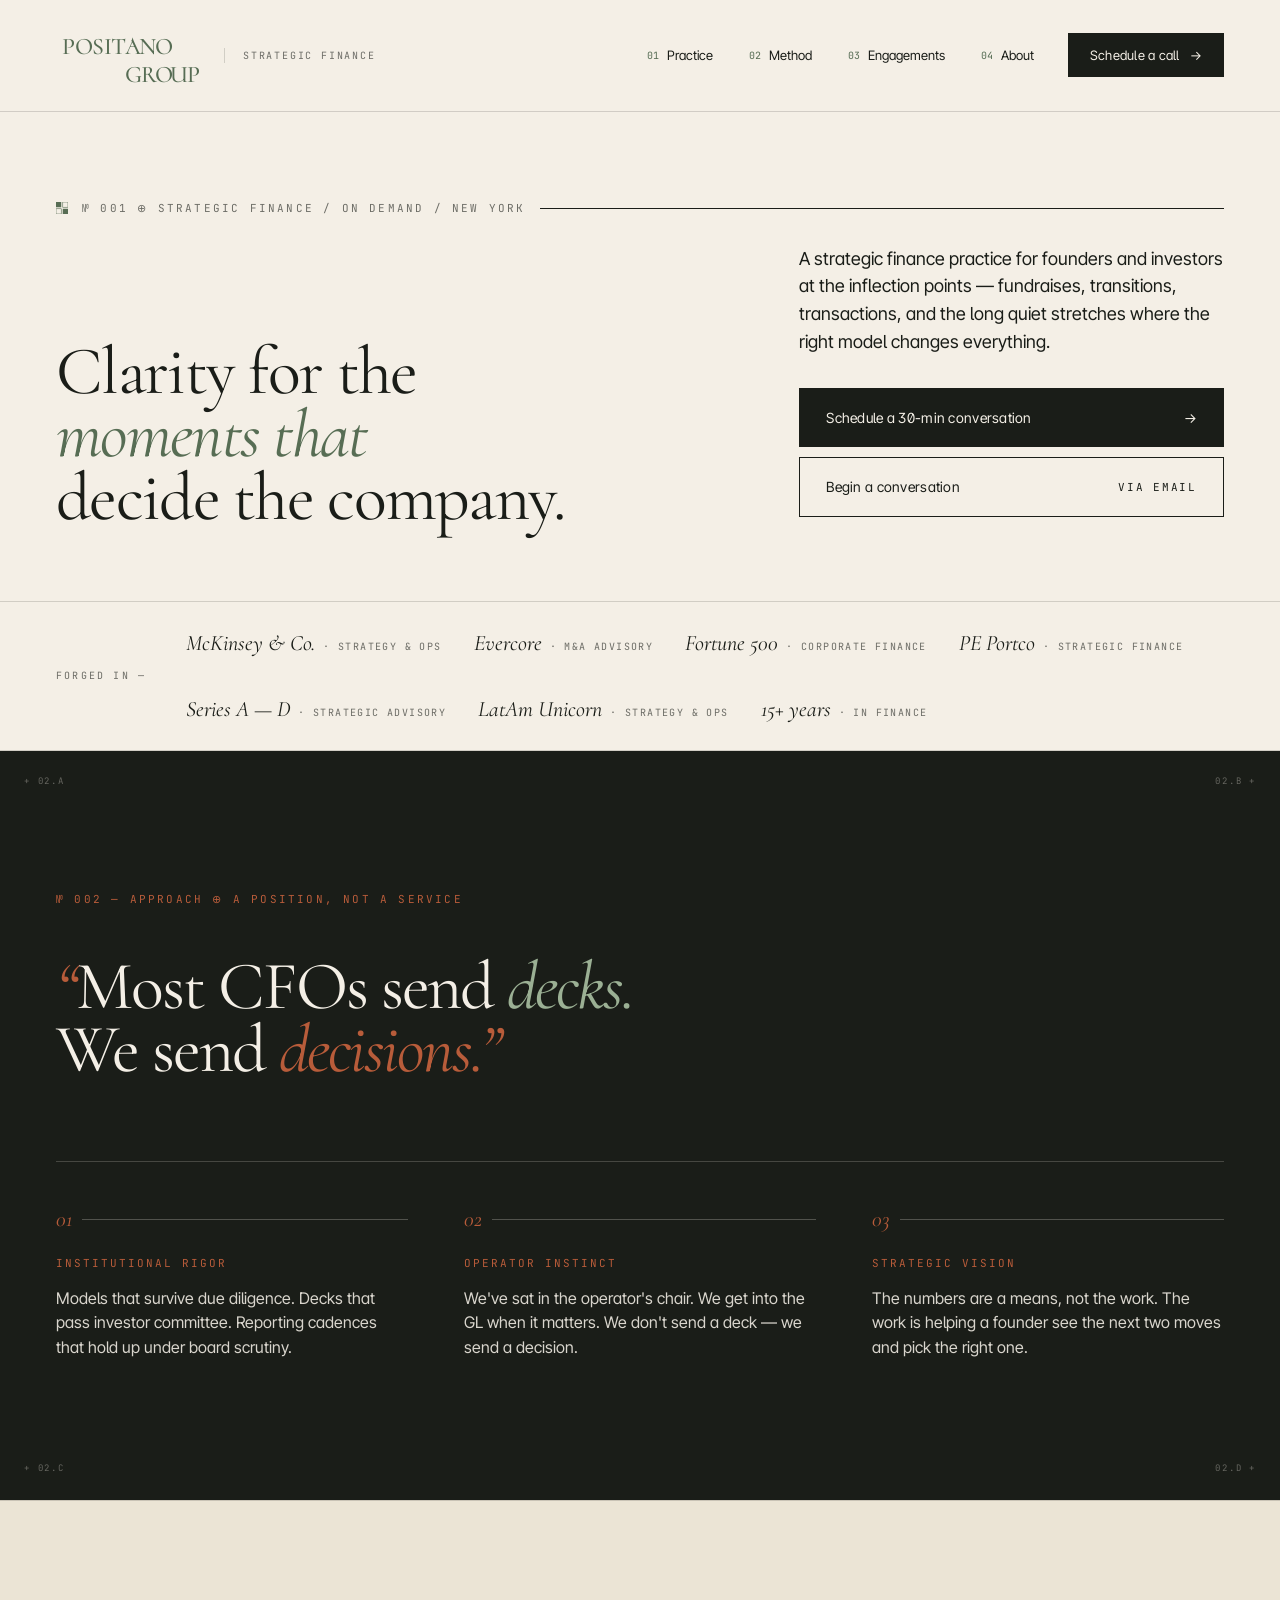
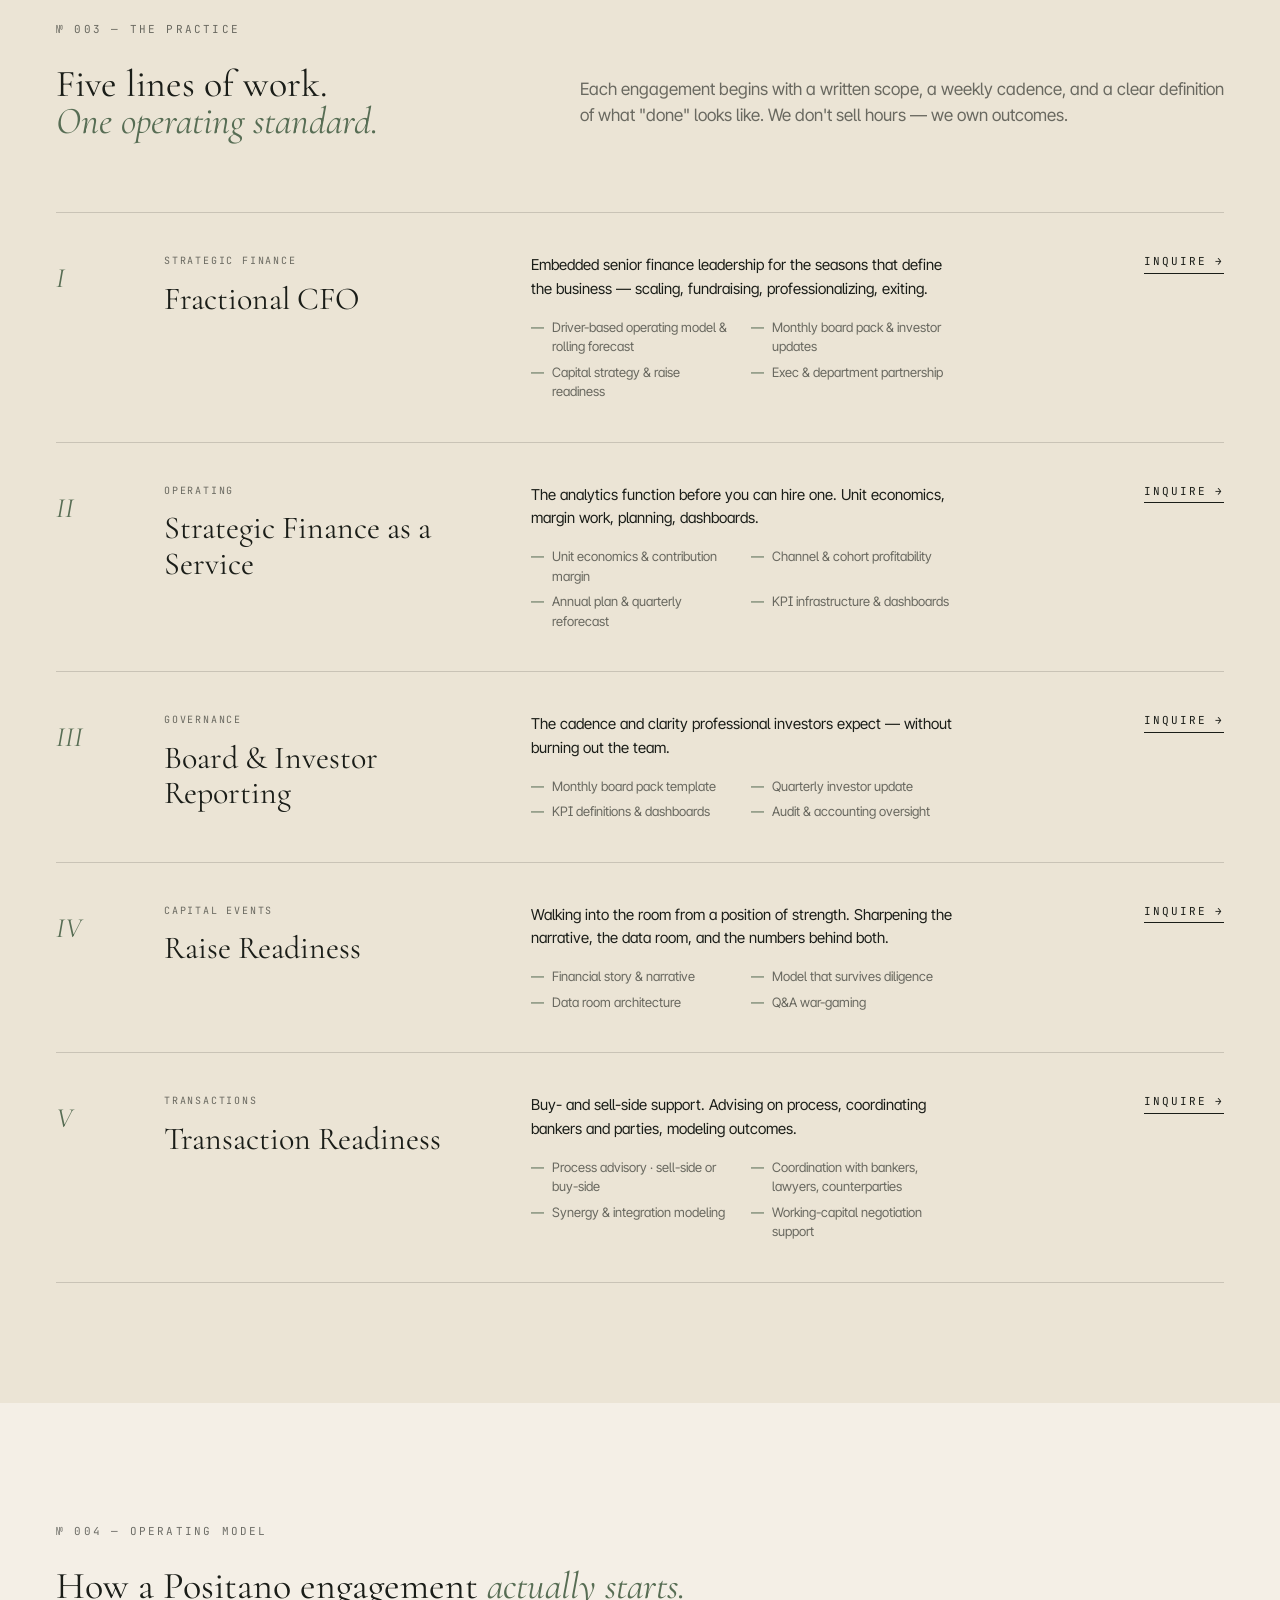
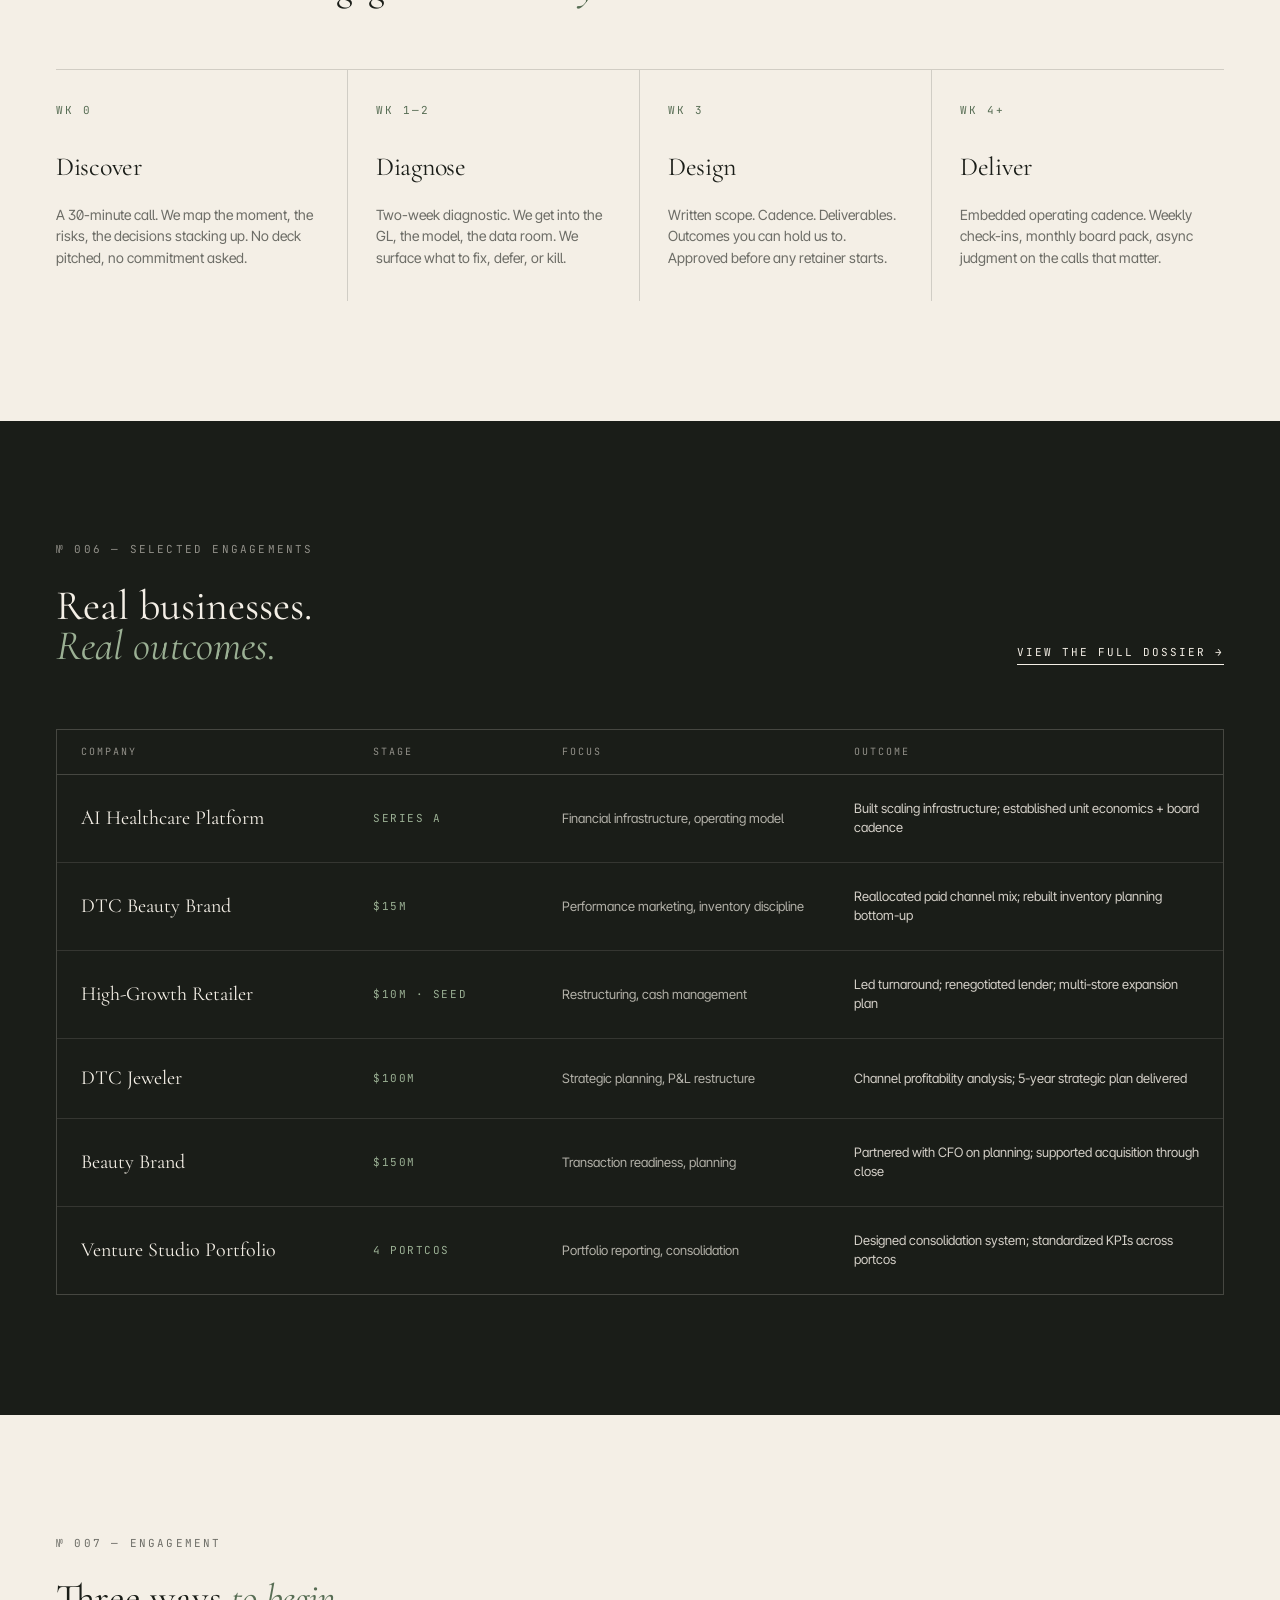
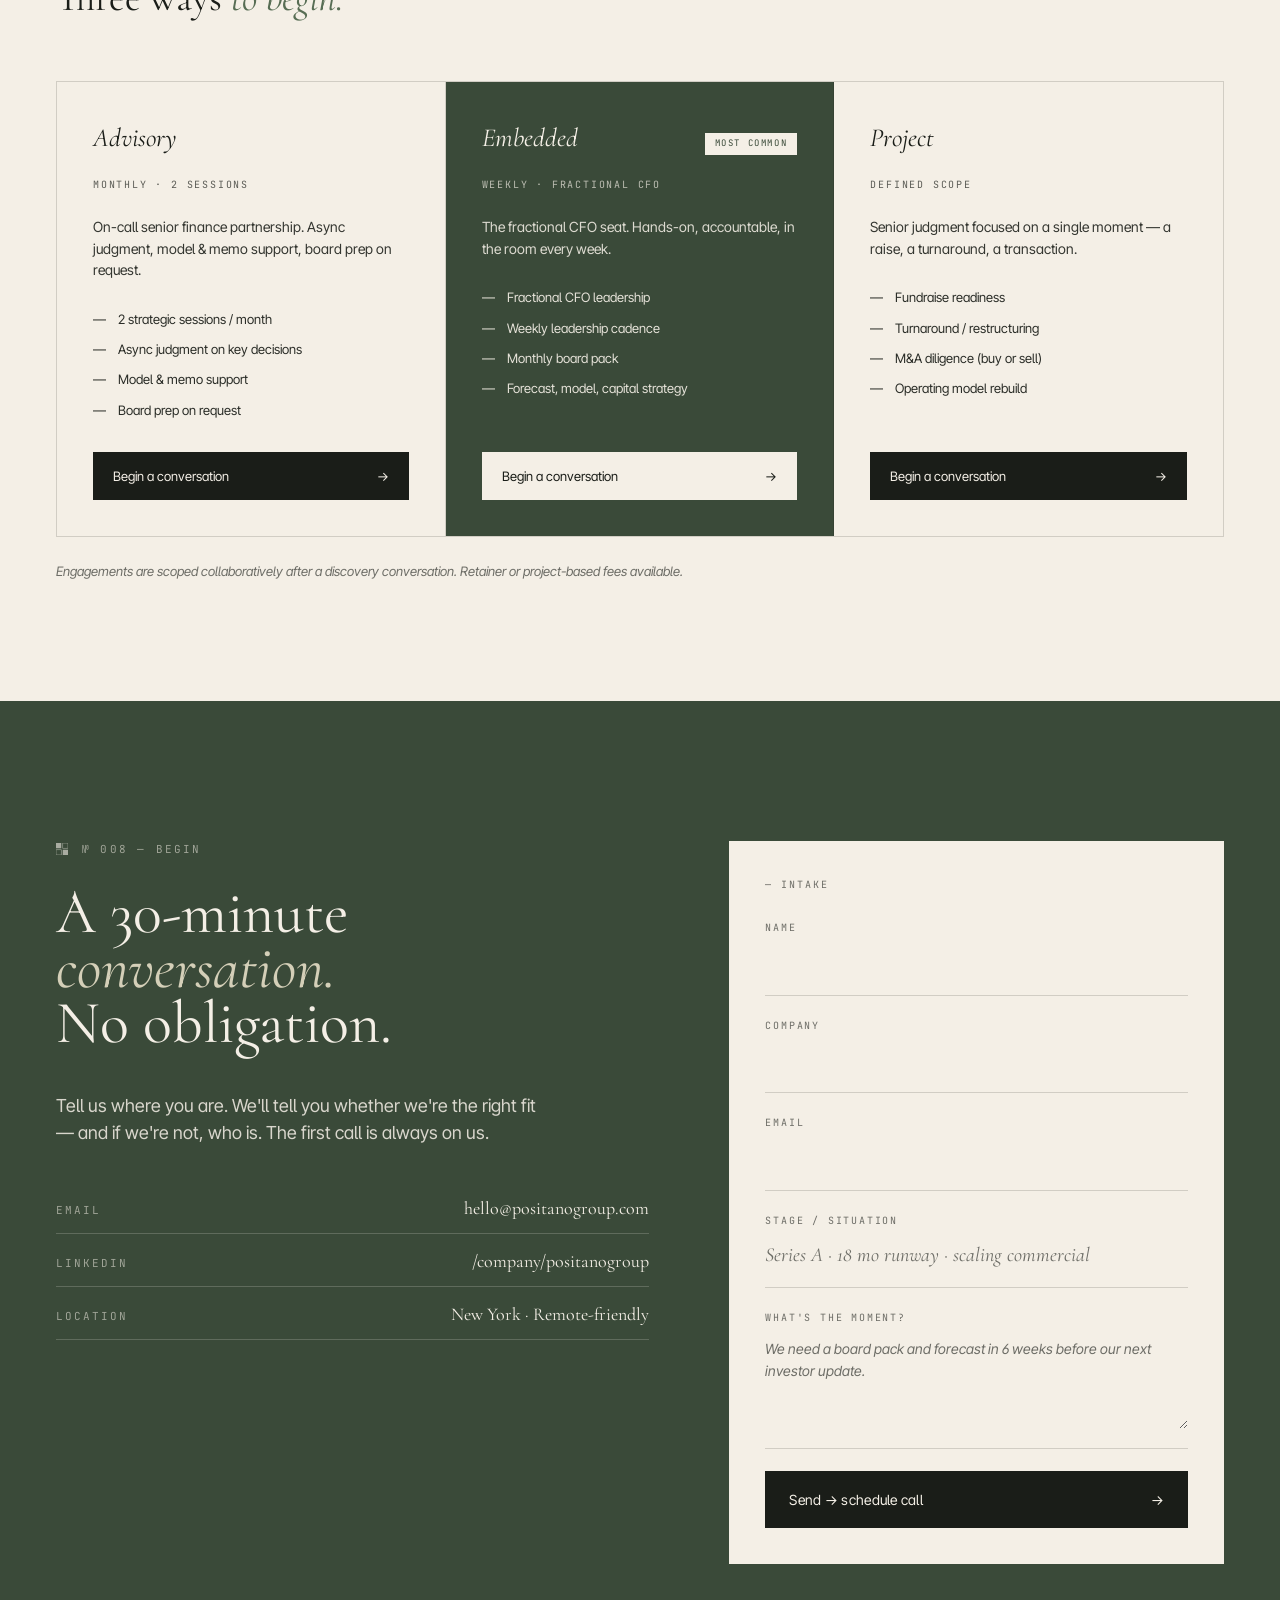
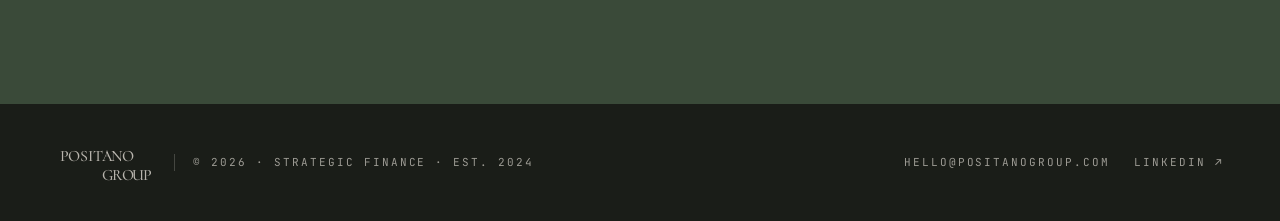
<file: index.html>
<!DOCTYPE html>
<html lang="en">
<head>
<meta charset="UTF-8">
<meta name="viewport" content="width=device-width, initial-scale=1.0">
<title>Positano Group | Fractional CFO & Strategic Finance</title>
<meta name="description" content="Strategic finance and fractional CFO services for growth-stage founders and investors. McKinsey + Evercore background. Clarity for decisive moments.">
<meta name="keywords" content="fractional CFO, interim CFO, strategic finance, PE-backed companies, VC-backed startups, growth-stage finance, financial advisory, investor reporting, M&A support, FP&A, capital strategy, fundraising support, turnaround CFO">
<meta name="author" content="Positano Group">
<meta name="robots" content="index, follow">
<meta name="theme-color" content="#3a4a39">
<link rel="canonical" href="https://positanogroup.com/">

<!-- Open Graph / Social -->
<meta property="og:type" content="website">
<meta property="og:url" content="https://positanogroup.com/">
<meta property="og:title" content="Positano Group — Strategic Finance & Fractional CFO">
<meta property="og:description" content="A strategic finance practice for founders and investors at the inflection points — fundraises, transitions, transactions, and the long quiet stretches where the right model changes everything.">
<meta property="og:image" content="https://positanogroup.com/og-image.png">
<meta property="og:image:width" content="1200">
<meta property="og:image:height" content="630">
<meta property="og:image:alt" content="Positano Group — Strategic Finance & Fractional CFO">
<meta property="og:site_name" content="Positano Group">
<meta property="twitter:card" content="summary_large_image">
<meta property="twitter:title" content="Positano Group — Strategic Finance & Fractional CFO">
<meta property="twitter:description" content="A strategic finance practice for founders and investors at the inflection points.">
<meta property="twitter:image" content="https://positanogroup.com/og-image.png">

<!-- Favicons -->
<link rel="icon" type="image/x-icon" href="favicon.ico">
<link rel="apple-touch-icon" href="apple-touch-icon.png">
<link rel="icon" type="image/png" sizes="512x512" href="icon-512.png">

<!-- Performance: preconnects -->
<link rel="preconnect" href="https://fonts.googleapis.com">
<link rel="preconnect" href="https://fonts.gstatic.com" crossorigin>
<link rel="preconnect" href="https://assets.calendly.com">
<link rel="dns-prefetch" href="https://assets.calendly.com">
<link rel="dns-prefetch" href="https://calendly.com">
<link rel="dns-prefetch" href="https://formspree.io">

<!-- Fonts (single request, display=swap so text renders instantly with fallbacks) -->
<link href="https://fonts.googleapis.com/css2?family=Cormorant+Garamond:ital,wght@0,400;0,500;0,600;1,400;1,500&family=Inter+Tight:wght@400;500;600&family=JetBrains+Mono:wght@400;500&display=swap" rel="stylesheet">

<!-- Site stylesheet -->
<link rel="stylesheet" href="assets/styles.css">

<!-- Structured data: Professional Service -->
<script type="application/ld+json">
{
  "@context": "https://schema.org",
  "@type": "ProfessionalService",
  "@id": "https://positanogroup.com/#org",
  "name": "Positano Group",
  "alternateName": "Positano Group Strategic Finance",
  "description": "Strategic finance and fractional CFO services for growth-stage, family-owned, VC-backed, and PE-backed companies.",
  "url": "https://positanogroup.com/",
  "logo": "https://positanogroup.com/logo.png",
  "image": "https://positanogroup.com/logo.png",
  "foundingDate": "2024",
  "founder": {
    "@type": "Person",
    "name": "Positano Group Founder",
    "description": "Former operator and investment banker with experience at McKinsey and Evercore."
  },
  "address": {
    "@type": "PostalAddress",
    "addressLocality": "New York",
    "addressRegion": "NY",
    "addressCountry": "US"
  },
  "areaServed": {
    "@type": "Country",
    "name": "United States"
  },
  "priceRange": "$$$$",
  "sameAs": [
    "https://www.linkedin.com/company/positanogroup/"
  ],
  "hasOfferCatalog": {
    "@type": "OfferCatalog",
    "name": "Strategic Finance Services",
    "itemListElement": [
      { "@type": "Offer", "itemOffered": { "@type": "Service", "name": "Fractional CFO" } },
      { "@type": "Offer", "itemOffered": { "@type": "Service", "name": "Strategic Finance as a Service" } },
      { "@type": "Offer", "itemOffered": { "@type": "Service", "name": "Board & Investor Reporting" } },
      { "@type": "Offer", "itemOffered": { "@type": "Service", "name": "Raise Readiness" } },
      { "@type": "Offer", "itemOffered": { "@type": "Service", "name": "Transaction Readiness (M&A)" } }
    ]
  }
}
</script>
<script type="application/ld+json">
{
  "@context": "https://schema.org",
  "@type": "WebSite",
  "@id": "https://positanogroup.com/#website",
  "url": "https://positanogroup.com/",
  "name": "Positano Group",
  "publisher": { "@id": "https://positanogroup.com/#org" }
}
</script>
</head>
<body>
<a class="skip-link" href="#main">Skip to main content</a>

<!-- ======================= NAV ======================= -->
<header class="site-nav">
  <div class="nav-container">
    <a href="/" class="nav-brand" aria-label="Positano Group home">
      <span class="nav-logo">
        <!-- Wordmark — precomputed lastO variant from refined-staircase.jsx -->
        <svg viewBox="-8 -8 189.2 84" xmlns="http://www.w3.org/2000/svg" role="img" aria-label="POSITANO GROUP">
          <g font-family='"Cormorant Garamond", Georgia, serif' font-weight="500" font-size="30" fill="currentColor" text-anchor="middle">
            <text x="8.00" y="32">P</text><text x="26.80" y="32">O</text><text x="44.60" y="32">S</text><text x="57.90" y="32">I</text><text x="71.20" y="32">T</text><text x="88.50" y="32">A</text><text x="107.80" y="32">N</text><text x="127.60" y="32">O</text>
            <text x="89.50" y="68">G</text><text x="108.80" y="68">R</text><text x="127.60" y="68">O</text><text x="146.90" y="68">U</text><text x="165.20" y="68">P</text>
          </g>
        </svg>
      </span>
      <span class="nav-tag">Strategic Finance</span>
    </a>
    <button class="nav-toggle" type="button" aria-label="Toggle navigation menu" aria-expanded="false" aria-controls="primary-nav">
      <span></span><span></span><span></span>
    </button>
    <nav class="nav-links" id="primary-nav" aria-label="Primary">
      <a href="services.html"><span class="num">01</span>Practice</a>
      <a href="#approach"><span class="num">02</span>Method</a>
      <a href="cases.html"><span class="num">03</span>Engagements</a>
      <a href="about.html"><span class="num">04</span>About</a>
      <a href="contact.html" class="nav-cta">Schedule a call <span aria-hidden="true">→</span></a>
    </nav>
  </div>
</header>

<main id="main">

<!-- ======================= HERO ======================= -->
<section class="hero">
  <div class="section-meta">
    <svg class="mark-grid" viewBox="0 0 16 16" aria-hidden="true">
      <rect x="0" y="0" width="7" height="7" fill="var(--a-sage)"/>
      <rect x="9" y="0" width="7" height="7" fill="none" stroke="var(--a-sage)" stroke-width="0.8"/>
      <rect x="0" y="9" width="7" height="7" fill="none" stroke="var(--a-sage)" stroke-width="0.8"/>
      <rect x="9" y="9" width="7" height="7" fill="var(--a-sage)"/>
    </svg>
    <span>№ 001 ⊕ Strategic Finance / On Demand / New York</span>
    <span class="rule" aria-hidden="true"></span>
  </div>
  <div class="hero-grid">
    <h1>
      Clarity for the<br>
      <span class="accent">moments that</span><br>
      decide the company.
    </h1>
    <div class="hero-side">
      <p>A strategic finance practice for founders and investors at the inflection points — fundraises, transitions, transactions, and the long quiet stretches where the right model changes everything.</p>
      <div class="hero-ctas">
        <a href="contact.html" class="btn-primary">
          <span>Schedule a 30-min conversation</span><span aria-hidden="true">→</span>
        </a>
        <a href="contact.html" class="btn-ghost">
          <span>Begin a conversation</span>
          <span class="font-mono" style="font-size:11px;letter-spacing:0.16em;">VIA EMAIL</span>
        </a>
      </div>
    </div>
  </div>
</section>

<!-- ======================= CREDENTIALS ======================= -->
<section class="credentials" aria-label="Background and credentials">
  <span class="credentials-label">Forged in —</span>
  <ul class="credentials-list">
    <li><span class="k">McKinsey &amp; Co.</span><span class="v">· strategy &amp; ops</span></li>
    <li><span class="k">Evercore</span><span class="v">· M&amp;A advisory</span></li>
    <li><span class="k">Fortune 500</span><span class="v">· corporate finance</span></li>
    <li><span class="k">PE Portco</span><span class="v">· strategic finance</span></li>
    <li><span class="k">Series A — D</span><span class="v">· strategic advisory</span></li>
        <li><span class="k">LatAm Unicorn</span><span class="v">· strategy &amp; ops</span></li>
    <li><span class="k">15+ years</span><span class="v">· in finance</span></li>
  </ul>
</section>

<!-- ======================= PHILOSOPHY ======================= -->
<section class="philosophy" id="approach" aria-labelledby="approach-heading">
  <span class="regmark tl">+ 02.A</span>
  <span class="regmark tr">02.B +</span>
  <span class="regmark bl">+ 02.C</span>
  <span class="regmark br">02.D +</span>

  <div class="section-meta">№ 002 — Approach ⊕ A position, not a service</div>

  <h2 class="philosophy-quote" id="approach-heading">
    <span class="q-clay">“</span>Most CFOs send <span class="q-sage">decks.</span><br>
    We send <span class="q-clay">decisions.</span><span class="q-clay">”</span>
  </h2>

  <div class="philosophy-cols">
    <div class="phil-col">
      <div class="phil-col-head">
        <span class="num">01</span>
        <span class="rule" aria-hidden="true"></span>
      </div>
      <div class="phil-col-label">Institutional Rigor</div>
      <p>Models that survive due diligence. Decks that pass investor committee. Reporting cadences that hold up under board scrutiny.</p>
    </div>
    <div class="phil-col">
      <div class="phil-col-head">
        <span class="num">02</span>
        <span class="rule" aria-hidden="true"></span>
      </div>
      <div class="phil-col-label">Operator Instinct</div>
      <p>We've sat in the operator's chair. We get into the GL when it matters. We don't send a deck — we send a decision.</p>
    </div>
    <div class="phil-col">
      <div class="phil-col-head">
        <span class="num">03</span>
        <span class="rule" aria-hidden="true"></span>
      </div>
      <div class="phil-col-label">Strategic Vision</div>
      <p>The numbers are a means, not the work. The work is helping a founder see the next two moves and pick the right one.</p>
    </div>
  </div>
</section>

<!-- ======================= PRACTICE ======================= -->
<section class="practice" id="practice" aria-labelledby="practice-heading">
  <div class="practice-head">
    <div>
      <div class="section-meta">№ 003 — The Practice</div>
      <h2 id="practice-heading">Five lines of work.<br><span class="italic sage">One operating standard.</span></h2>
    </div>
    <p>Each engagement begins with a written scope, a weekly cadence, and a clear definition of what "done" looks like. We don't sell hours — we own outcomes.</p>
  </div>

  <div class="practice-list">
    <article class="practice-row">
      <div class="num">I</div>
      <div>
        <div class="tag">Strategic Finance</div>
        <h3>Fractional CFO</h3>
      </div>
      <div>
        <p class="blurb">Embedded senior finance leadership for the seasons that define the business — scaling, fundraising, professionalizing, exiting.</p>
        <ul class="deliv">
          <li>Driver-based operating model &amp; rolling forecast</li>
          <li>Monthly board pack &amp; investor updates</li>
          <li>Capital strategy &amp; raise readiness</li>
          <li>Exec &amp; department partnership</li>
        </ul>
      </div>
      <a href="services.html" class="inquire">Inquire <span aria-hidden="true">→</span></a>
    </article>

    <article class="practice-row">
      <div class="num">II</div>
      <div>
        <div class="tag">Operating</div>
        <h3>Strategic Finance as a Service</h3>
      </div>
      <div>
        <p class="blurb">The analytics function before you can hire one. Unit economics, margin work, planning, dashboards.</p>
        <ul class="deliv">
          <li>Unit economics &amp; contribution margin</li>
          <li>Channel &amp; cohort profitability</li>
          <li>Annual plan &amp; quarterly reforecast</li>
          <li>KPI infrastructure &amp; dashboards</li>
        </ul>
      </div>
      <a href="services.html" class="inquire">Inquire <span aria-hidden="true">→</span></a>
    </article>

    <article class="practice-row">
      <div class="num">III</div>
      <div>
        <div class="tag">Governance</div>
        <h3>Board &amp; Investor Reporting</h3>
      </div>
      <div>
        <p class="blurb">The cadence and clarity professional investors expect — without burning out the team.</p>
        <ul class="deliv">
          <li>Monthly board pack template</li>
          <li>Quarterly investor update</li>
          <li>KPI definitions &amp; dashboards</li>
          <li>Audit &amp; accounting oversight</li>
        </ul>
      </div>
      <a href="services.html" class="inquire">Inquire <span aria-hidden="true">→</span></a>
    </article>

    <article class="practice-row">
      <div class="num">IV</div>
      <div>
        <div class="tag">Capital Events</div>
        <h3>Raise Readiness</h3>
      </div>
      <div>
        <p class="blurb">Walking into the room from a position of strength. Sharpening the narrative, the data room, and the numbers behind both.</p>
        <ul class="deliv">
          <li>Financial story &amp; narrative</li>
          <li>Model that survives diligence</li>
          <li>Data room architecture</li>
          <li>Q&amp;A war-gaming</li>
        </ul>
      </div>
      <a href="services.html" class="inquire">Inquire <span aria-hidden="true">→</span></a>
    </article>

    <article class="practice-row">
      <div class="num">V</div>
      <div>
        <div class="tag">Transactions</div>
        <h3>Transaction Readiness</h3>
      </div>
      <div>
        <p class="blurb">Buy- and sell-side support. Advising on process, coordinating bankers and parties, modeling outcomes.</p>
        <ul class="deliv">
          <li>Process advisory · sell-side or buy-side</li>
          <li>Coordination with bankers, lawyers, counterparties</li>
          <li>Synergy &amp; integration modeling</li>
          <li>Working-capital negotiation support</li>
        </ul>
      </div>
      <a href="services.html" class="inquire">Inquire <span aria-hidden="true">→</span></a>
    </article>
  </div>
</section>

<!-- ======================= OPERATING MODEL ======================= -->
<section class="opmodel" aria-labelledby="opmodel-heading">
  <div class="section-meta">№ 004 — Operating Model</div>
  <h2 id="opmodel-heading">How a Positano engagement <span class="italic sage">actually starts.</span></h2>
  <div class="phases">
    <div class="phase">
      <div class="wk">WK 0</div>
      <h3>Discover</h3>
      <p>A 30-minute call. We map the moment, the risks, the decisions stacking up. No deck pitched, no commitment asked.</p>
    </div>
    <div class="phase">
      <div class="wk">WK 1—2</div>
      <h3>Diagnose</h3>
      <p>Two-week diagnostic. We get into the GL, the model, the data room. We surface what to fix, defer, or kill.</p>
    </div>
    <div class="phase">
      <div class="wk">WK 3</div>
      <h3>Design</h3>
      <p>Written scope. Cadence. Deliverables. Outcomes you can hold us to. Approved before any retainer starts.</p>
    </div>
    <div class="phase">
      <div class="wk">WK 4+</div>
      <h3>Deliver</h3>
      <p>Embedded operating cadence. Weekly check-ins, monthly board pack, async judgment on the calls that matter.</p>
    </div>
  </div>
</section>

<!-- ======================= CASES PREVIEW (DARK) ======================= -->
<section class="cases-preview" aria-labelledby="cases-heading">
  <div class="cases-head">
    <div>
      <div class="section-meta" style="color:rgba(244,239,230,0.55);">№ 006 — Selected Engagements</div>
      <h2 id="cases-heading">Real businesses.<br><span class="italic sage-light">Real outcomes.</span></h2>
    </div>
    <a href="cases.html" class="view-all">View the full dossier →</a>
  </div>
  <div class="cases-table" role="table" aria-label="Selected engagements">
    <div class="cases-thead" role="row">
      <span role="columnheader">Company</span>
      <span role="columnheader">Stage</span>
      <span role="columnheader">Focus</span>
      <span role="columnheader">Outcome</span>
    </div>
    <div class="cases-row" role="row">
      <span class="co" role="cell">AI Healthcare Platform</span>
      <span class="stage" role="cell">SERIES A</span>
      <span class="focus" role="cell">Financial infrastructure, operating model</span>
      <span class="outcome" role="cell">Built scaling infrastructure; established unit economics + board cadence</span>
    </div>
    <div class="cases-row" role="row">
      <span class="co" role="cell">DTC Beauty Brand</span>
      <span class="stage" role="cell">$15M</span>
      <span class="focus" role="cell">Performance marketing, inventory discipline</span>
      <span class="outcome" role="cell">Reallocated paid channel mix; rebuilt inventory planning bottom-up</span>
    </div>
    <div class="cases-row" role="row">
      <span class="co" role="cell">High-Growth Retailer</span>
      <span class="stage" role="cell">$10M · SEED</span>
      <span class="focus" role="cell">Restructuring, cash management</span>
      <span class="outcome" role="cell">Led turnaround; renegotiated lender; multi-store expansion plan</span>
    </div>
    <div class="cases-row" role="row">
      <span class="co" role="cell">DTC Jeweler</span>
      <span class="stage" role="cell">$100M</span>
      <span class="focus" role="cell">Strategic planning, P&amp;L restructure</span>
      <span class="outcome" role="cell">Channel profitability analysis; 5-year strategic plan delivered</span>
    </div>
    <div class="cases-row" role="row">
      <span class="co" role="cell">Beauty Brand</span>
      <span class="stage" role="cell">$150M</span>
      <span class="focus" role="cell">Transaction readiness, planning</span>
      <span class="outcome" role="cell">Partnered with CFO on planning; supported acquisition through close</span>
    </div>
    <div class="cases-row" role="row">
      <span class="co" role="cell">Venture Studio Portfolio</span>
      <span class="stage" role="cell">4 PORTCOS</span>
      <span class="focus" role="cell">Portfolio reporting, consolidation</span>
      <span class="outcome" role="cell">Designed consolidation system; standardized KPIs across portcos</span>
    </div>
  </div>
</section>

<!-- ======================= ENGAGEMENT / PRICING ======================= -->
<section class="engagement" aria-labelledby="engagement-heading">
  <div class="section-meta">№ 007 — Engagement</div>
  <h2 id="engagement-heading">Three ways <span class="italic sage">to begin.</span></h2>
  <div class="tiers">
    <div class="tier">
      <div class="tier-head">
        <h3>Advisory</h3>
      </div>
      <div class="cad">Monthly · 2 Sessions</div>
      <p class="desc">On-call senior finance partnership. Async judgment, model &amp; memo support, board prep on request.</p>
      <ul>
        <li>2 strategic sessions / month</li>
        <li>Async judgment on key decisions</li>
        <li>Model &amp; memo support</li>
        <li>Board prep on request</li>
      </ul>
      <a href="contact.html" class="tier-cta">
        <span>Begin a conversation</span><span aria-hidden="true">→</span>
      </a>
    </div>
    <div class="tier featured">
      <div class="tier-head">
        <h3>Embedded</h3>
        <span class="tier-badge">Most Common</span>
      </div>
      <div class="cad">Weekly · Fractional CFO</div>
      <p class="desc">The fractional CFO seat. Hands-on, accountable, in the room every week.</p>
      <ul>
        <li>Fractional CFO leadership</li>
        <li>Weekly leadership cadence</li>
        <li>Monthly board pack</li>
        <li>Forecast, model, capital strategy</li>
      </ul>
      <a href="contact.html" class="tier-cta">
        <span>Begin a conversation</span><span aria-hidden="true">→</span>
      </a>
    </div>
    <div class="tier">
      <div class="tier-head">
        <h3>Project</h3>
      </div>
      <div class="cad">Defined Scope</div>
      <p class="desc">Senior judgment focused on a single moment — a raise, a turnaround, a transaction.</p>
      <ul>
        <li>Fundraise readiness</li>
        <li>Turnaround / restructuring</li>
        <li>M&amp;A diligence (buy or sell)</li>
        <li>Operating model rebuild</li>
      </ul>
      <a href="contact.html" class="tier-cta">
        <span>Begin a conversation</span><span aria-hidden="true">→</span>
      </a>
    </div>
  </div>
  <p class="engagement-note">Engagements are scoped collaboratively after a discovery conversation. Retainer or project-based fees available.</p>
</section>

<!-- ======================= CONTACT BLOCK ======================= -->
<section class="contact" id="contact" aria-labelledby="contact-heading">
  <div class="contact-grid">
    <div class="contact-lede">
      <div class="section-meta" style="color:rgba(244,239,230,0.55);">
        <svg class="mark-grid" viewBox="0 0 16 16" aria-hidden="true">
          <rect x="0" y="0" width="7" height="7" fill="rgba(244,239,230,0.6)"/>
          <rect x="9" y="0" width="7" height="7" fill="none" stroke="rgba(244,239,230,0.6)" stroke-width="0.8"/>
          <rect x="0" y="9" width="7" height="7" fill="none" stroke="rgba(244,239,230,0.6)" stroke-width="0.8"/>
          <rect x="9" y="9" width="7" height="7" fill="rgba(244,239,230,0.6)"/>
        </svg>
        <span>№ 008 — Begin</span>
      </div>
      <h2 id="contact-heading">A 30-minute<br><span class="accent">conversation.</span><br>No obligation.</h2>
      <p>Tell us where you are. We'll tell you whether we're the right fit — and if we're not, who is. The first call is always on us.</p>
      <div class="contact-meta">
        <div class="row">
          <span class="k">Email</span>
          <a class="v" href="mailto:hello@positanogroup.com">hello@positanogroup.com</a>
        </div>
        <div class="row">
          <span class="k">LinkedIn</span>
          <a class="v" href="https://www.linkedin.com/company/positanogroup/" target="_blank" rel="noopener">/company/positanogroup</a>
        </div>
        <div class="row">
          <span class="k">Location</span>
          <span class="v">New York · Remote-friendly</span>
        </div>
      </div>
    </div>

    <div class="contact-form-card">
      <div class="form-meta">— Intake</div>
      <form class="contact-form" action="https://formspree.io/f/mqawooqk" method="POST" novalidate>
        <div class="form-field">
          <label for="name">Name</label>
          <input type="text" id="name" name="name" required autocomplete="name">
        </div>
        <div class="form-field">
          <label for="company">Company</label>
          <input type="text" id="company" name="company" autocomplete="organization">
        </div>
        <div class="form-field">
          <label for="email">Email</label>
          <input type="email" id="email" name="email" required autocomplete="email">
        </div>
        <div class="form-field">
          <label for="stage">Stage / Situation</label>
          <input type="text" id="stage" name="stage" placeholder="Series A · 18 mo runway · scaling commercial">
        </div>
        <div class="form-field">
          <label for="message">What's the moment?</label>
          <textarea id="message" name="message" rows="4" required placeholder="We need a board pack and forecast in 6 weeks before our next investor update."></textarea>
        </div>
        <button type="submit" class="form-submit">
          <span class="btn-label">Send → schedule call</span><span aria-hidden="true">→</span>
        </button>
        <div class="form-success" role="status" aria-live="polite">
          Thank you — we'll reply within 24 hours.
        </div>
      </form>

     
    </div>
  </div>
</section>

</main>

<!-- ======================= FOOTER ======================= -->
<footer class="site-footer">
  <div class="footer-brand">
    <span class="footer-logo">
      <svg viewBox="-8 -8 189.2 84" xmlns="http://www.w3.org/2000/svg" role="img" aria-label="POSITANO GROUP">
        <g font-family='"Cormorant Garamond", Georgia, serif' font-weight="500" font-size="30" fill="currentColor" text-anchor="middle">
          <text x="8.00" y="32">P</text><text x="26.80" y="32">O</text><text x="44.60" y="32">S</text><text x="57.90" y="32">I</text><text x="71.20" y="32">T</text><text x="88.50" y="32">A</text><text x="107.80" y="32">N</text><text x="127.60" y="32">O</text>
          <text x="89.50" y="68">G</text><text x="108.80" y="68">R</text><text x="127.60" y="68">O</text><text x="146.90" y="68">U</text><text x="165.20" y="68">P</text>
        </g>
      </svg>
    </span>
    <span class="footer-meta">© 2026 · Strategic Finance · Est. 2024</span>
  </div>
  <div class="footer-links">
    <a href="mailto:hello@positanogroup.com">hello@positanogroup.com</a>
    <a href="https://www.linkedin.com/company/positanogroup/" target="_blank" rel="noopener">LinkedIn ↗</a>
  </div>
</footer>

<script src="assets/site.js" defer></script>
</body>
</html>
</file>
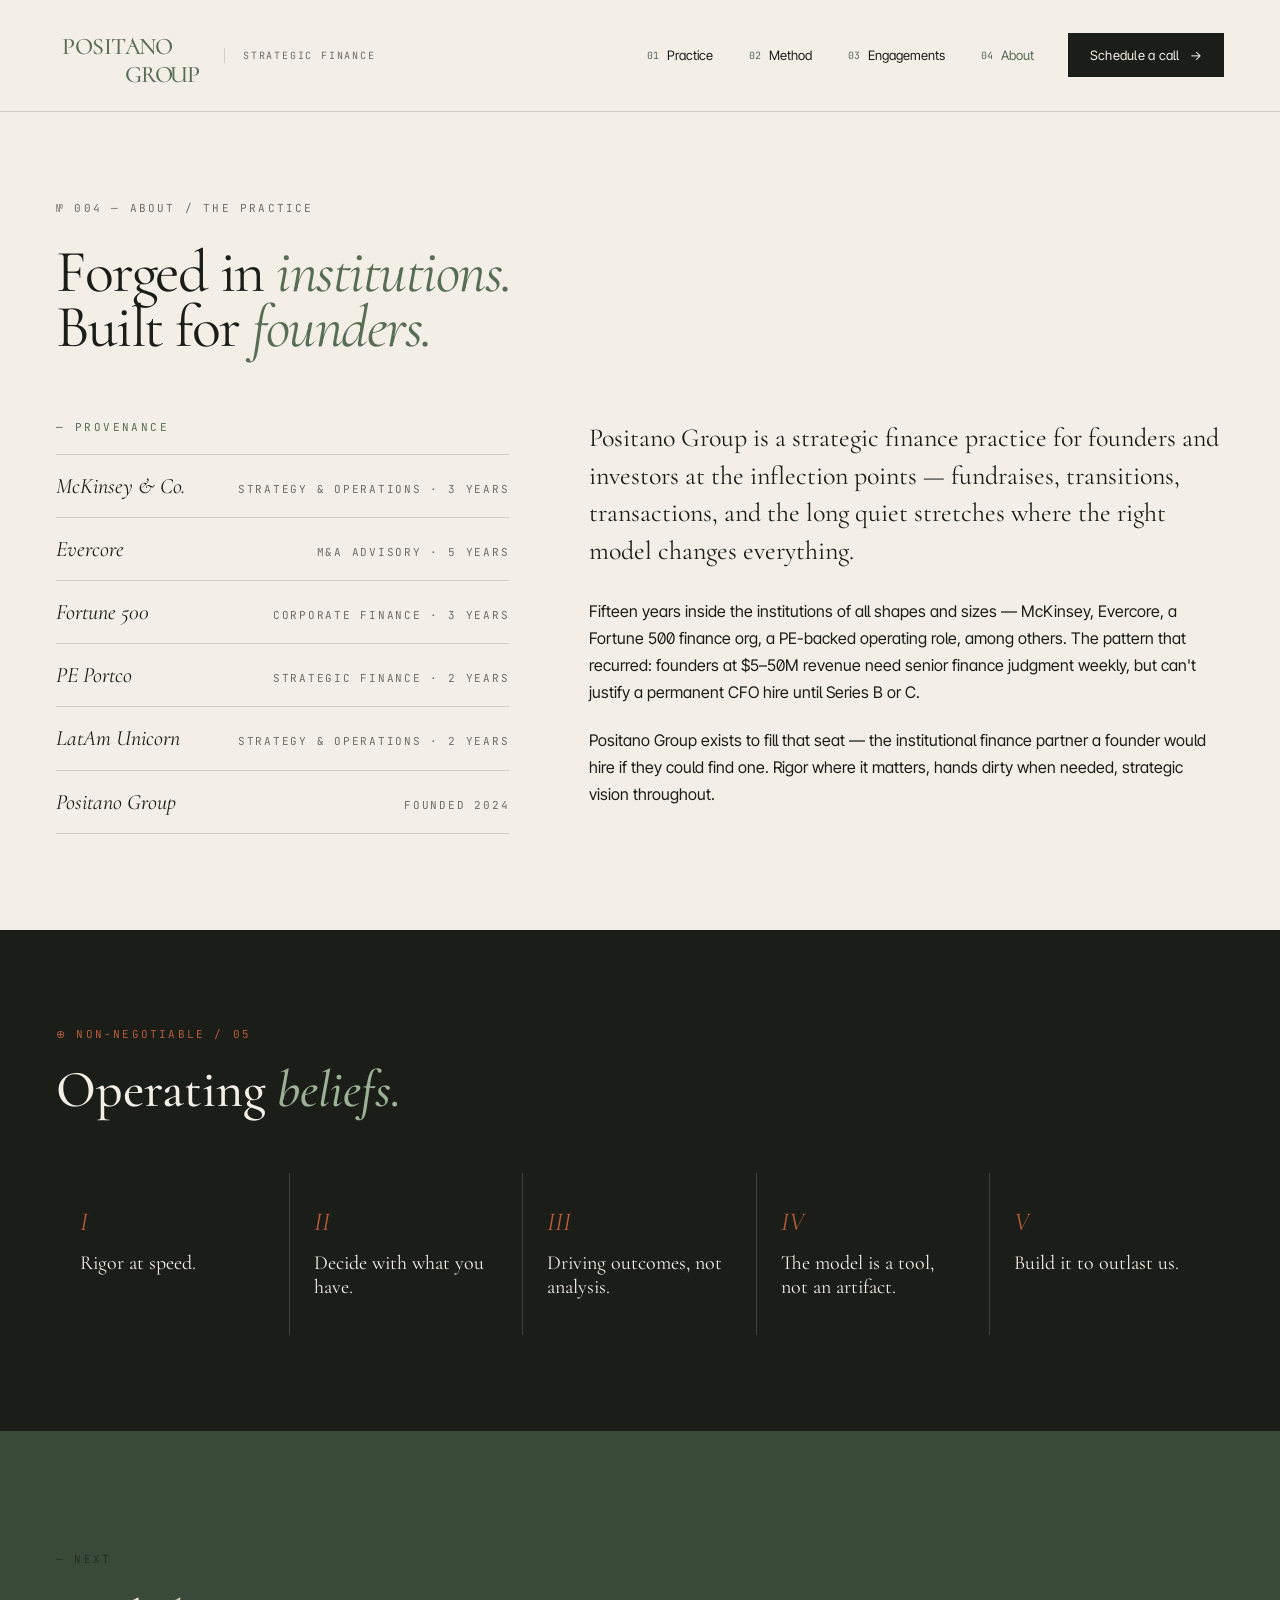
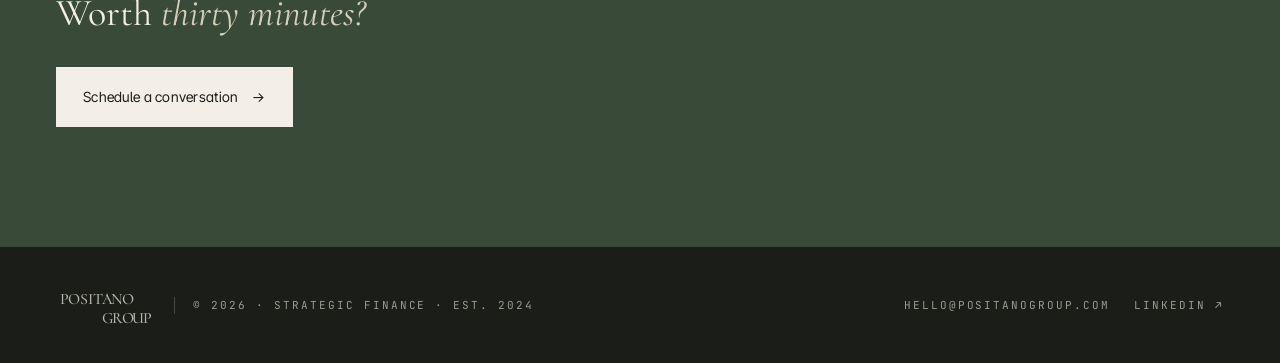
<file: about.html>
<!DOCTYPE html>
<html lang="en">
<head>
<meta charset="UTF-8">
<meta name="viewport" content="width=device-width, initial-scale=1.0">
<title>About | Positano Group — Strategic Finance</title>
<meta name="description" content="Founded in 2024 by a former operator and banker with McKinsey and Evercore experience. Institutional rigor combined with hands-on operational execution.">
<meta name="keywords" content="Positano Group founder, McKinsey CFO, Evercore advisor, fractional CFO background, strategic finance founder">
<meta name="author" content="Positano Group">
<meta name="robots" content="index, follow">
<meta name="theme-color" content="#3a4a39">
<link rel="canonical" href="https://positanogroup.com/about.html">

<meta property="og:type" content="website">
<meta property="og:url" content="https://positanogroup.com/about.html">
<meta property="og:title" content="About — Positano Group">
<meta property="og:description" content="Forged in institutions. Built for founders. A strategic finance practice for the inflection points.">
<meta property="og:image" content="https://positanogroup.com/og-image.png">
<meta property="og:image:width" content="1200">
<meta property="og:image:height" content="630">
<meta property="og:image:alt" content="Positano Group — Strategic Finance & Fractional CFO">
<meta property="twitter:card" content="summary_large_image">
<meta property="twitter:title" content="About — Positano Group">
<meta property="twitter:description" content="Forged in institutions. Built for founders.">
<meta property="twitter:image" content="https://positanogroup.com/og-image.png">

<link rel="icon" type="image/x-icon" href="favicon.ico">
<link rel="apple-touch-icon" href="apple-touch-icon.png">
<link rel="icon" type="image/png" sizes="512x512" href="icon-512.png">

<link rel="preconnect" href="https://fonts.googleapis.com">
<link rel="preconnect" href="https://fonts.gstatic.com" crossorigin>

<link href="https://fonts.googleapis.com/css2?family=Cormorant+Garamond:ital,wght@0,400;0,500;0,600;1,400;1,500&family=Inter+Tight:wght@400;500;600&family=JetBrains+Mono:wght@400;500&display=swap" rel="stylesheet">
<link rel="stylesheet" href="assets/styles.css?v=3">

<script type="application/ld+json">
{
  "@context": "https://schema.org",
  "@type": "AboutPage",
  "name": "About Positano Group",
  "url": "https://positanogroup.com/about.html",
  "mainEntity": { "@id": "https://positanogroup.com/#org" }
}
</script>
<script type="application/ld+json">
{
  "@context": "https://schema.org",
  "@type": "BreadcrumbList",
  "itemListElement": [
    { "@type": "ListItem", "position": 1, "name": "Home", "item": "https://positanogroup.com/" },
    { "@type": "ListItem", "position": 2, "name": "About", "item": "https://positanogroup.com/about.html" }
  ]
}
</script>
</head>
<body>
<a class="skip-link" href="#main">Skip to main content</a>

<header class="site-nav">
  <div class="nav-container">
    <a href="/" class="nav-brand" aria-label="Positano Group home">
      <span class="nav-logo">
        <svg viewBox="-8 -8 189.2 84" xmlns="http://www.w3.org/2000/svg" role="img" aria-label="POSITANO GROUP">
          <g font-family='"Cormorant Garamond", Georgia, serif' font-weight="500" font-size="30" fill="currentColor" text-anchor="middle">
            <text x="8.00" y="32">P</text><text x="26.80" y="32">O</text><text x="44.60" y="32">S</text><text x="57.90" y="32">I</text><text x="71.20" y="32">T</text><text x="88.50" y="32">A</text><text x="107.80" y="32">N</text><text x="127.60" y="32">O</text>
            <text x="89.50" y="68">G</text><text x="108.80" y="68">R</text><text x="127.60" y="68">O</text><text x="146.90" y="68">U</text><text x="165.20" y="68">P</text>
          </g>
        </svg>
      </span>
      <span class="nav-tag">Strategic Finance</span>
    </a>
    <button class="nav-toggle" type="button" aria-label="Toggle navigation menu" aria-expanded="false" aria-controls="primary-nav">
      <span></span><span></span><span></span>
    </button>
    <nav class="nav-links" id="primary-nav" aria-label="Primary">
      <a href="services.html"><span class="num">01</span>Practice</a>
      <a href="index.html#approach"><span class="num">02</span>Method</a>
      <a href="cases.html"><span class="num">03</span>Engagements</a>
      <a href="about.html"><span class="num">04</span>About</a>
      <a href="contact.html" class="nav-cta">Schedule a call <span aria-hidden="true">→</span></a>
    </nav>
  </div>
</header>

<main id="main">

<section class="page-hero">
  <div class="section-meta">№ 004 — About / The Practice</div>
  <h1>Forged in <span class="accent">institutions.</span><br>Built for <span class="accent">founders.</span></h1>
</section>

<section class="about-body">
  <div class="about-grid">
    <div>
      <div class="provenance-label">— Provenance</div>
      <ul class="provenance-list">
        <li><span class="k">McKinsey &amp; Co.</span><span class="v">Strategy &amp; Operations · 3 years</span></li>
        <li><span class="k">Evercore</span><span class="v">M&amp;A Advisory · 5 years</span></li>
        <li><span class="k">Fortune 500</span><span class="v">Corporate Finance · 3 years</span></li>
        <li><span class="k">PE Portco</span><span class="v">Strategic Finance · 2 years</span></li>
        <li><span class="k">LatAm Unicorn</span><span class="v">Strategy &amp; Operations · 2 years</span></li>
        <li><span class="k">Positano Group</span><span class="v">Founded 2024</span></li>
      </ul>
    </div>
    <div class="about-prose">
      <p class="lede">Positano Group is a strategic finance practice for founders and investors at the inflection points — fundraises, transitions, transactions, and the long quiet stretches where the right model changes everything.</p>
      <p>Fifteen years inside the institutions of all shapes and sizes — McKinsey, Evercore, a Fortune 500 finance org, a PE-backed operating role, among others. The pattern that recurred: founders at $5–50M revenue need senior finance judgment weekly, but can't justify a permanent CFO hire until Series B or C.</p>
      <p>Positano Group exists to fill that seat — the institutional finance partner a founder would hire if they could find one. Rigor where it matters, hands dirty when needed, strategic vision throughout.</p>
    </div>
  </div>
</section>

<section class="beliefs" aria-labelledby="beliefs-heading">
  <div class="section-meta">⊕ Non-negotiable / 05</div>
  <h2 id="beliefs-heading" class="beliefs-title">Operating <span class="accent">beliefs.</span></h2>
  <div class="beliefs-grid">
    <div class="belief"><span class="num">I</span><span class="t">Rigor at speed.</span></div>
    <div class="belief"><span class="num">II</span><span class="t">Decide with what you have.</span></div>
    <div class="belief"><span class="num">III</span><span class="t">Driving outcomes, not analysis.</span></div>
    <div class="belief"><span class="num">IV</span><span class="t">The model is a tool, not an artifact.</span></div>
    <div class="belief"><span class="num">V</span><span class="t">Build it to outlast us.</span></div>
  </div>
</section>

<section class="simple-cta" aria-labelledby="about-cta-heading">
  <div class="section-meta">— Next</div>
  <h2 id="about-cta-heading">Worth <span class="accent">thirty minutes?</span></h2>
  <a href="contact.html" class="btn-cream btn-inline">Schedule a conversation <span aria-hidden="true">→</span></a>
</section>

</main>

<footer class="site-footer">
  <div class="footer-brand">
    <span class="footer-logo">
      <svg viewBox="-8 -8 189.2 84" xmlns="http://www.w3.org/2000/svg" role="img" aria-label="POSITANO GROUP">
        <g font-family='"Cormorant Garamond", Georgia, serif' font-weight="500" font-size="30" fill="currentColor" text-anchor="middle">
          <text x="8.00" y="32">P</text><text x="26.80" y="32">O</text><text x="44.60" y="32">S</text><text x="57.90" y="32">I</text><text x="71.20" y="32">T</text><text x="88.50" y="32">A</text><text x="107.80" y="32">N</text><text x="127.60" y="32">O</text>
          <text x="89.50" y="68">G</text><text x="108.80" y="68">R</text><text x="127.60" y="68">O</text><text x="146.90" y="68">U</text><text x="165.20" y="68">P</text>
        </g>
      </svg>
    </span>
    <span class="footer-meta">© 2026 · Strategic Finance · Est. 2024</span>
  </div>
  <div class="footer-links">
    <a href="mailto:hello@positanogroup.com">hello@positanogroup.com</a>
    <a href="https://www.linkedin.com/company/positanogroup/" target="_blank" rel="noopener">LinkedIn ↗</a>
  </div>
</footer>

<script src="assets/site.js?v=3" defer></script>
</body>
</html>
</file>
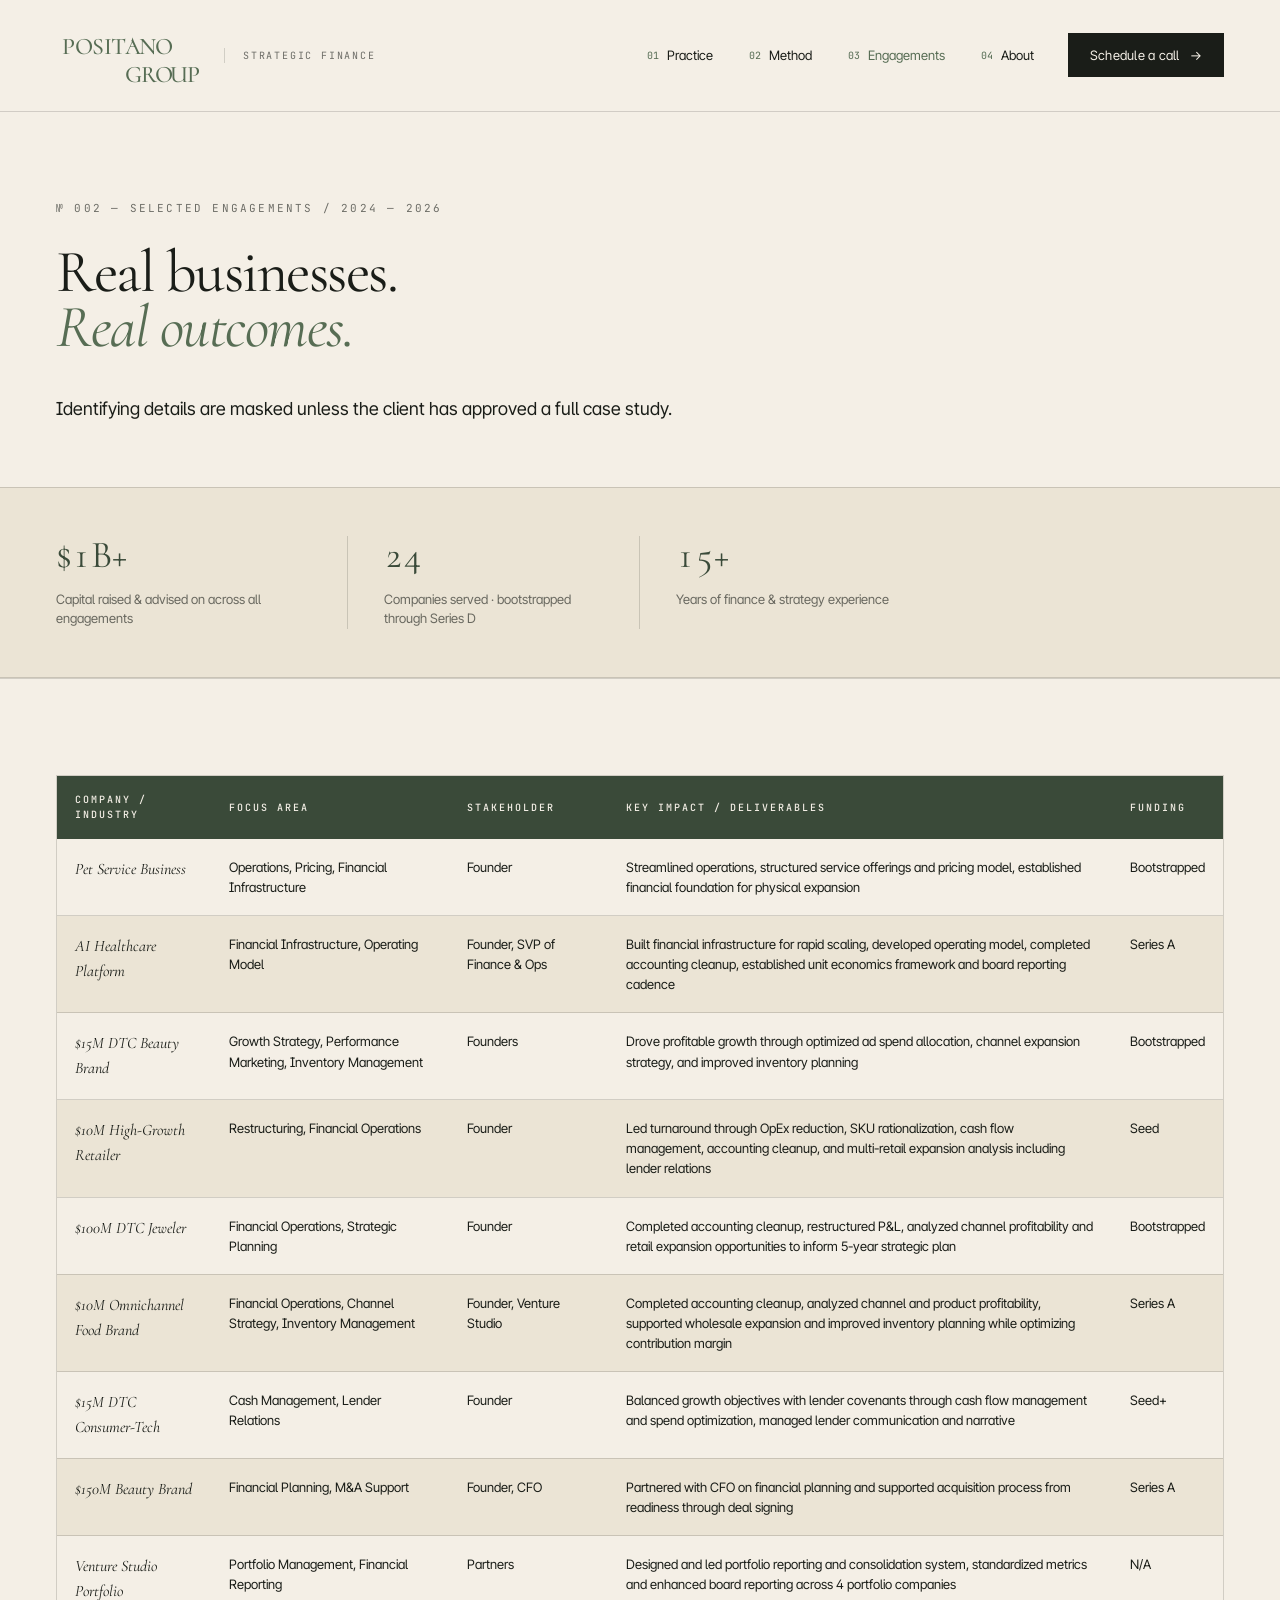
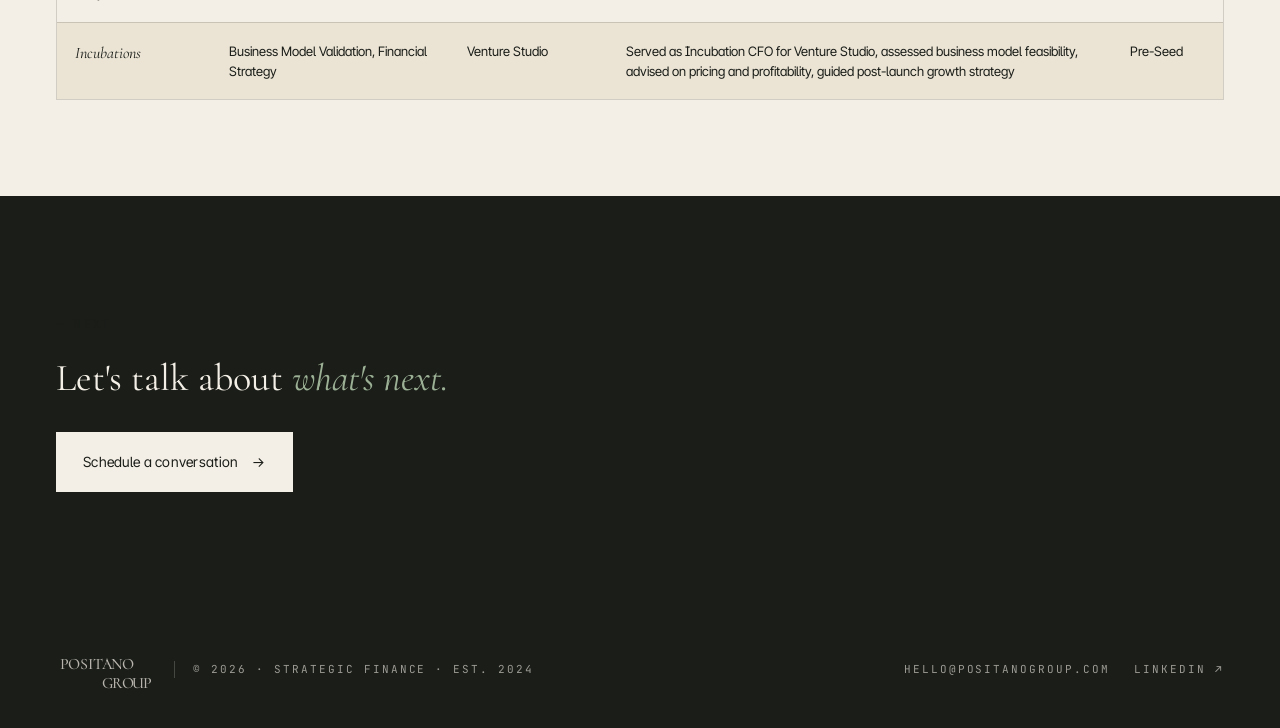
<file: cases.html>
<!DOCTYPE html>
<html lang="en">
<head>
<meta charset="UTF-8">
<meta name="viewport" content="width=device-width, initial-scale=1.0">
<title>Engagements | Positano Group Case Studies</title>
<meta name="description" content="Twenty-four engagements over four years. Selected case studies across DTC, healthcare, beauty, retail, and venture-backed companies. Real outcomes.">
<meta name="keywords" content="fractional CFO case studies, strategic finance results, DTC CFO, healthcare finance, M&A case studies, venture studio reporting, turnaround CFO">
<meta name="author" content="Positano Group">
<meta name="robots" content="index, follow">
<meta name="theme-color" content="#3a4a39">
<link rel="canonical" href="https://positanogroup.com/cases.html">

<meta property="og:type" content="website">
<meta property="og:url" content="https://positanogroup.com/cases.html">
<meta property="og:title" content="Engagements — Positano Group">
<meta property="og:description" content="Real businesses. Real outcomes. Selected case studies from Positano Group's strategic finance practice.">
<meta property="og:image" content="https://positanogroup.com/og-image.png">
<meta property="og:image:width" content="1200">
<meta property="og:image:height" content="630">
<meta property="og:image:alt" content="Positano Group — Strategic Finance & Fractional CFO">
<meta property="twitter:card" content="summary_large_image">
<meta property="twitter:title" content="Engagements — Positano Group">
<meta property="twitter:description" content="Real businesses. Real outcomes.">
<meta property="twitter:image" content="https://positanogroup.com/og-image.png">

<link rel="icon" type="image/x-icon" href="favicon.ico">
<link rel="apple-touch-icon" href="apple-touch-icon.png">
<link rel="icon" type="image/png" sizes="512x512" href="icon-512.png">

<link rel="preconnect" href="https://fonts.googleapis.com">
<link rel="preconnect" href="https://fonts.gstatic.com" crossorigin>

<link href="https://fonts.googleapis.com/css2?family=Cormorant+Garamond:ital,wght@0,400;0,500;0,600;1,400;1,500&family=Inter+Tight:wght@400;500;600&family=JetBrains+Mono:wght@400;500&display=swap" rel="stylesheet">
<link rel="stylesheet" href="assets/styles.css">

<script type="application/ld+json">
{
  "@context": "https://schema.org",
  "@type": "BreadcrumbList",
  "itemListElement": [
    { "@type": "ListItem", "position": 1, "name": "Home", "item": "https://positanogroup.com/" },
    { "@type": "ListItem", "position": 2, "name": "Engagements", "item": "https://positanogroup.com/cases.html" }
  ]
}
</script>
<script type="application/ld+json">
{
  "@context": "https://schema.org",
  "@type": "ItemList",
  "name": "Positano Group Engagements",
  "description": "Selected client engagements across DTC, healthcare, beauty, retail, and venture-backed companies.",
  "numberOfItems": 10,
  "itemListElement": [
    {
      "@type": "ListItem",
      "position": 1,
      "item": {
        "@type": "CreativeWork",
        "name": "Pet Service Business",
        "about": "Operations, Pricing, Financial Infrastructure",
        "description": "Streamlined operations, structured service offerings and pricing model, established financial foundation for physical expansion"
      }
    },
    {
      "@type": "ListItem",
      "position": 2,
      "item": {
        "@type": "CreativeWork",
        "name": "AI Healthcare Platform",
        "about": "Financial Infrastructure, Operating Model",
        "description": "Built financial infrastructure for rapid scaling, developed operating model, completed accounting cleanup, established unit economics framework and board reporting cadence"
      }
    },
    {
      "@type": "ListItem",
      "position": 3,
      "item": {
        "@type": "CreativeWork",
        "name": "$15M DTC Beauty Brand",
        "about": "Growth Strategy, Performance Marketing, Inventory Management",
        "description": "Drove profitable growth through optimized ad spend allocation, channel expansion strategy, and improved inventory planning"
      }
    },
    {
      "@type": "ListItem",
      "position": 4,
      "item": {
        "@type": "CreativeWork",
        "name": "$10M High-Growth Retailer",
        "about": "Restructuring, Financial Operations",
        "description": "Led turnaround through OpEx reduction, SKU rationalization, cash flow management, accounting cleanup, and multi-retail expansion analysis including lender relations"
      }
    },
    {
      "@type": "ListItem",
      "position": 5,
      "item": {
        "@type": "CreativeWork",
        "name": "$100M DTC Jeweler",
        "about": "Financial Operations, Strategic Planning",
        "description": "Completed accounting cleanup, restructured P&L, analyzed channel profitability and retail expansion opportunities to inform 5-year strategic plan"
      }
    },
    {
      "@type": "ListItem",
      "position": 6,
      "item": {
        "@type": "CreativeWork",
        "name": "$10M Omnichannel Food Brand",
        "about": "Financial Operations, Channel Strategy, Inventory Management",
        "description": "Completed accounting cleanup, analyzed channel and product profitability, supported wholesale expansion and improved inventory planning while optimizing contribution margin"
      }
    },
    {
      "@type": "ListItem",
      "position": 7,
      "item": {
        "@type": "CreativeWork",
        "name": "$15M DTC Consumer-Tech",
        "about": "Cash Management, Lender Relations",
        "description": "Balanced growth objectives with lender covenants through cash flow management and spend optimization, managed lender communication and narrative"
      }
    },
    {
      "@type": "ListItem",
      "position": 8,
      "item": {
        "@type": "CreativeWork",
        "name": "$150M Beauty Brand",
        "about": "Financial Planning, M&A Support",
        "description": "Partnered with CFO on financial planning and supported acquisition process from readiness through deal signing"
      }
    },
    {
      "@type": "ListItem",
      "position": 9,
      "item": {
        "@type": "CreativeWork",
        "name": "Venture Studio Portfolio",
        "about": "Portfolio Management, Financial Reporting",
        "description": "Designed and led portfolio reporting and consolidation system, standardized metrics and enhanced board reporting across 4 portfolio companies"
      }
    },
    {
      "@type": "ListItem",
      "position": 10,
      "item": {
        "@type": "CreativeWork",
        "name": "Incubations",
        "about": "Business Model Validation, Financial Strategy",
        "description": "Served as Incubation CFO for Venture Studio, assessed business model feasibility, advised on pricing and profitability, guided post-launch growth strategy"
      }
    }
  ]
}
</script>
</head>
<body>
<a class="skip-link" href="#main">Skip to main content</a>

<header class="site-nav">
  <div class="nav-container">
    <a href="/" class="nav-brand" aria-label="Positano Group home">
      <span class="nav-logo">
        <svg viewBox="-8 -8 189.2 84" xmlns="http://www.w3.org/2000/svg" role="img" aria-label="POSITANO GROUP">
          <g font-family='"Cormorant Garamond", Georgia, serif' font-weight="500" font-size="30" fill="currentColor" text-anchor="middle">
            <text x="8.00" y="32">P</text><text x="26.80" y="32">O</text><text x="44.60" y="32">S</text><text x="57.90" y="32">I</text><text x="71.20" y="32">T</text><text x="88.50" y="32">A</text><text x="107.80" y="32">N</text><text x="127.60" y="32">O</text>
            <text x="89.50" y="68">G</text><text x="108.80" y="68">R</text><text x="127.60" y="68">O</text><text x="146.90" y="68">U</text><text x="165.20" y="68">P</text>
          </g>
        </svg>
      </span>
      <span class="nav-tag">Strategic Finance</span>
    </a>
    <button class="nav-toggle" type="button" aria-label="Toggle navigation menu" aria-expanded="false" aria-controls="primary-nav">
      <span></span><span></span><span></span>
    </button>
    <nav class="nav-links" id="primary-nav" aria-label="Primary">
      <a href="services.html"><span class="num">01</span>Practice</a>
      <a href="index.html#approach"><span class="num">02</span>Method</a>
      <a href="cases.html"><span class="num">03</span>Engagements</a>
      <a href="about.html"><span class="num">04</span>About</a>
      <a href="contact.html" class="nav-cta">Schedule a call <span aria-hidden="true">→</span></a>
    </nav>
  </div>
</header>

<main id="main">

<section class="page-hero">
  <div class="section-meta">№ 002 — Selected Engagements / 2024 — 2026</div>
  <h1>Real businesses.<br><span class="accent">Real outcomes.</span></h1>
  <p>Identifying details are masked unless the client has approved a full case study.</p>
</section>

<section class="aggregate-band">
  <div class="aggregate-grid">
    <div class="aggregate-cell">
      <div class="n">$1B+</div>
      <p>Capital raised &amp; advised on across all engagements</p>
    </div>
    <div class="aggregate-cell">
      <div class="n">24</div>
      <p>Companies served · bootstrapped through Series D</p>
    </div>
    <div class="aggregate-cell">
      <div class="n">15+</div>
      <p>Years of finance &amp; strategy experience</p>
    </div>
  </div>
</section>

<!-- ======================= FULL TABLE (preserved from original site) ======================= -->
<section class="full-cases" aria-labelledby="full-table-heading">

  <div class="cases-table-wrap">
    <table class="cases-full-table">
      <thead>
        <tr>
          <th scope="col">Company / Industry</th>
          <th scope="col">Focus Area</th>
          <th scope="col">Stakeholder</th>
          <th scope="col">Key Impact / Deliverables</th>
          <th scope="col">Funding</th>
        </tr>
      </thead>
      <tbody>
        <tr>
          <td data-label="Company / Industry">Pet Service Business</td>
          <td data-label="Focus Area">Operations, Pricing, Financial Infrastructure</td>
          <td data-label="Stakeholder">Founder</td>
          <td data-label="Key Impact / Deliverables">Streamlined operations, structured service offerings and pricing model, established financial foundation for physical expansion</td>
          <td data-label="Funding">Bootstrapped</td>
        </tr>
        <tr>
          <td data-label="Company / Industry">AI Healthcare Platform</td>
          <td data-label="Focus Area">Financial Infrastructure, Operating Model</td>
          <td data-label="Stakeholder">Founder, SVP of Finance &amp; Ops</td>
          <td data-label="Key Impact / Deliverables">Built financial infrastructure for rapid scaling, developed operating model, completed accounting cleanup, established unit economics framework and board reporting cadence</td>
          <td data-label="Funding">Series A</td>
        </tr>
        <tr>
          <td data-label="Company / Industry">$15M DTC Beauty Brand</td>
          <td data-label="Focus Area">Growth Strategy, Performance Marketing, Inventory Management</td>
          <td data-label="Stakeholder">Founders</td>
          <td data-label="Key Impact / Deliverables">Drove profitable growth through optimized ad spend allocation, channel expansion strategy, and improved inventory planning</td>
          <td data-label="Funding">Bootstrapped</td>
        </tr>
        <tr>
          <td data-label="Company / Industry">$10M High-Growth Retailer</td>
          <td data-label="Focus Area">Restructuring, Financial Operations</td>
          <td data-label="Stakeholder">Founder</td>
          <td data-label="Key Impact / Deliverables">Led turnaround through OpEx reduction, SKU rationalization, cash flow management, accounting cleanup, and multi-retail expansion analysis including lender relations</td>
          <td data-label="Funding">Seed</td>
        </tr>
        <tr>
          <td data-label="Company / Industry">$100M DTC Jeweler</td>
          <td data-label="Focus Area">Financial Operations, Strategic Planning</td>
          <td data-label="Stakeholder">Founder</td>
          <td data-label="Key Impact / Deliverables">Completed accounting cleanup, restructured P&amp;L, analyzed channel profitability and retail expansion opportunities to inform 5-year strategic plan</td>
          <td data-label="Funding">Bootstrapped</td>
        </tr>
        <tr>
          <td data-label="Company / Industry">$10M Omnichannel Food Brand</td>
          <td data-label="Focus Area">Financial Operations, Channel Strategy, Inventory Management</td>
          <td data-label="Stakeholder">Founder, Venture Studio</td>
          <td data-label="Key Impact / Deliverables">Completed accounting cleanup, analyzed channel and product profitability, supported wholesale expansion and improved inventory planning while optimizing contribution margin</td>
          <td data-label="Funding">Series A</td>
        </tr>
        <tr>
          <td data-label="Company / Industry">$15M DTC Consumer-Tech</td>
          <td data-label="Focus Area">Cash Management, Lender Relations</td>
          <td data-label="Stakeholder">Founder</td>
          <td data-label="Key Impact / Deliverables">Balanced growth objectives with lender covenants through cash flow management and spend optimization, managed lender communication and narrative</td>
          <td data-label="Funding">Seed+</td>
        </tr>
        <tr>
          <td data-label="Company / Industry">$150M Beauty Brand</td>
          <td data-label="Focus Area">Financial Planning, M&amp;A Support</td>
          <td data-label="Stakeholder">Founder, CFO</td>
          <td data-label="Key Impact / Deliverables">Partnered with CFO on financial planning and supported acquisition process from readiness through deal signing</td>
          <td data-label="Funding">Series A</td>
        </tr>
        <tr>
          <td data-label="Company / Industry">Venture Studio Portfolio</td>
          <td data-label="Focus Area">Portfolio Management, Financial Reporting</td>
          <td data-label="Stakeholder">Partners</td>
          <td data-label="Key Impact / Deliverables">Designed and led portfolio reporting and consolidation system, standardized metrics and enhanced board reporting across 4 portfolio companies</td>
          <td data-label="Funding">N/A</td>
        </tr>
        <tr>
          <td data-label="Company / Industry">Incubations</td>
          <td data-label="Focus Area">Business Model Validation, Financial Strategy</td>
          <td data-label="Stakeholder">Venture Studio</td>
          <td data-label="Key Impact / Deliverables">Served as Incubation CFO for Venture Studio, assessed business model feasibility, advised on pricing and profitability, guided post-launch growth strategy</td>
          <td data-label="Funding">Pre-Seed</td>
        </tr>
      </tbody>
    </table>
  </div>
</section>

<section class="simple-cta simple-cta-ink" aria-labelledby="cases-cta-heading">
  <div class="section-meta">— Next</div>
<h2 id="cases-cta-heading">Let's talk about <span class="accent">what's next.</span></h2>
  <a href="contact.html" class="btn-cream btn-inline">Schedule a conversation <span aria-hidden="true">→</span></a>
</section>

</main>

<footer class="site-footer">
  <div class="footer-brand">
    <span class="footer-logo">
      <svg viewBox="-8 -8 189.2 84" xmlns="http://www.w3.org/2000/svg" role="img" aria-label="POSITANO GROUP">
        <g font-family='"Cormorant Garamond", Georgia, serif' font-weight="500" font-size="30" fill="currentColor" text-anchor="middle">
          <text x="8.00" y="32">P</text><text x="26.80" y="32">O</text><text x="44.60" y="32">S</text><text x="57.90" y="32">I</text><text x="71.20" y="32">T</text><text x="88.50" y="32">A</text><text x="107.80" y="32">N</text><text x="127.60" y="32">O</text>
          <text x="89.50" y="68">G</text><text x="108.80" y="68">R</text><text x="127.60" y="68">O</text><text x="146.90" y="68">U</text><text x="165.20" y="68">P</text>
        </g>
      </svg>
    </span>
    <span class="footer-meta">© 2026 · Strategic Finance · Est. 2024</span>
  </div>
  <div class="footer-links">
    <a href="mailto:hello@positanogroup.com">hello@positanogroup.com</a>
    <a href="https://www.linkedin.com/company/positanogroup/" target="_blank" rel="noopener">LinkedIn ↗</a>
  </div>
</footer>

<script src="assets/site.js" defer></script>
</body>
</html>
</file>
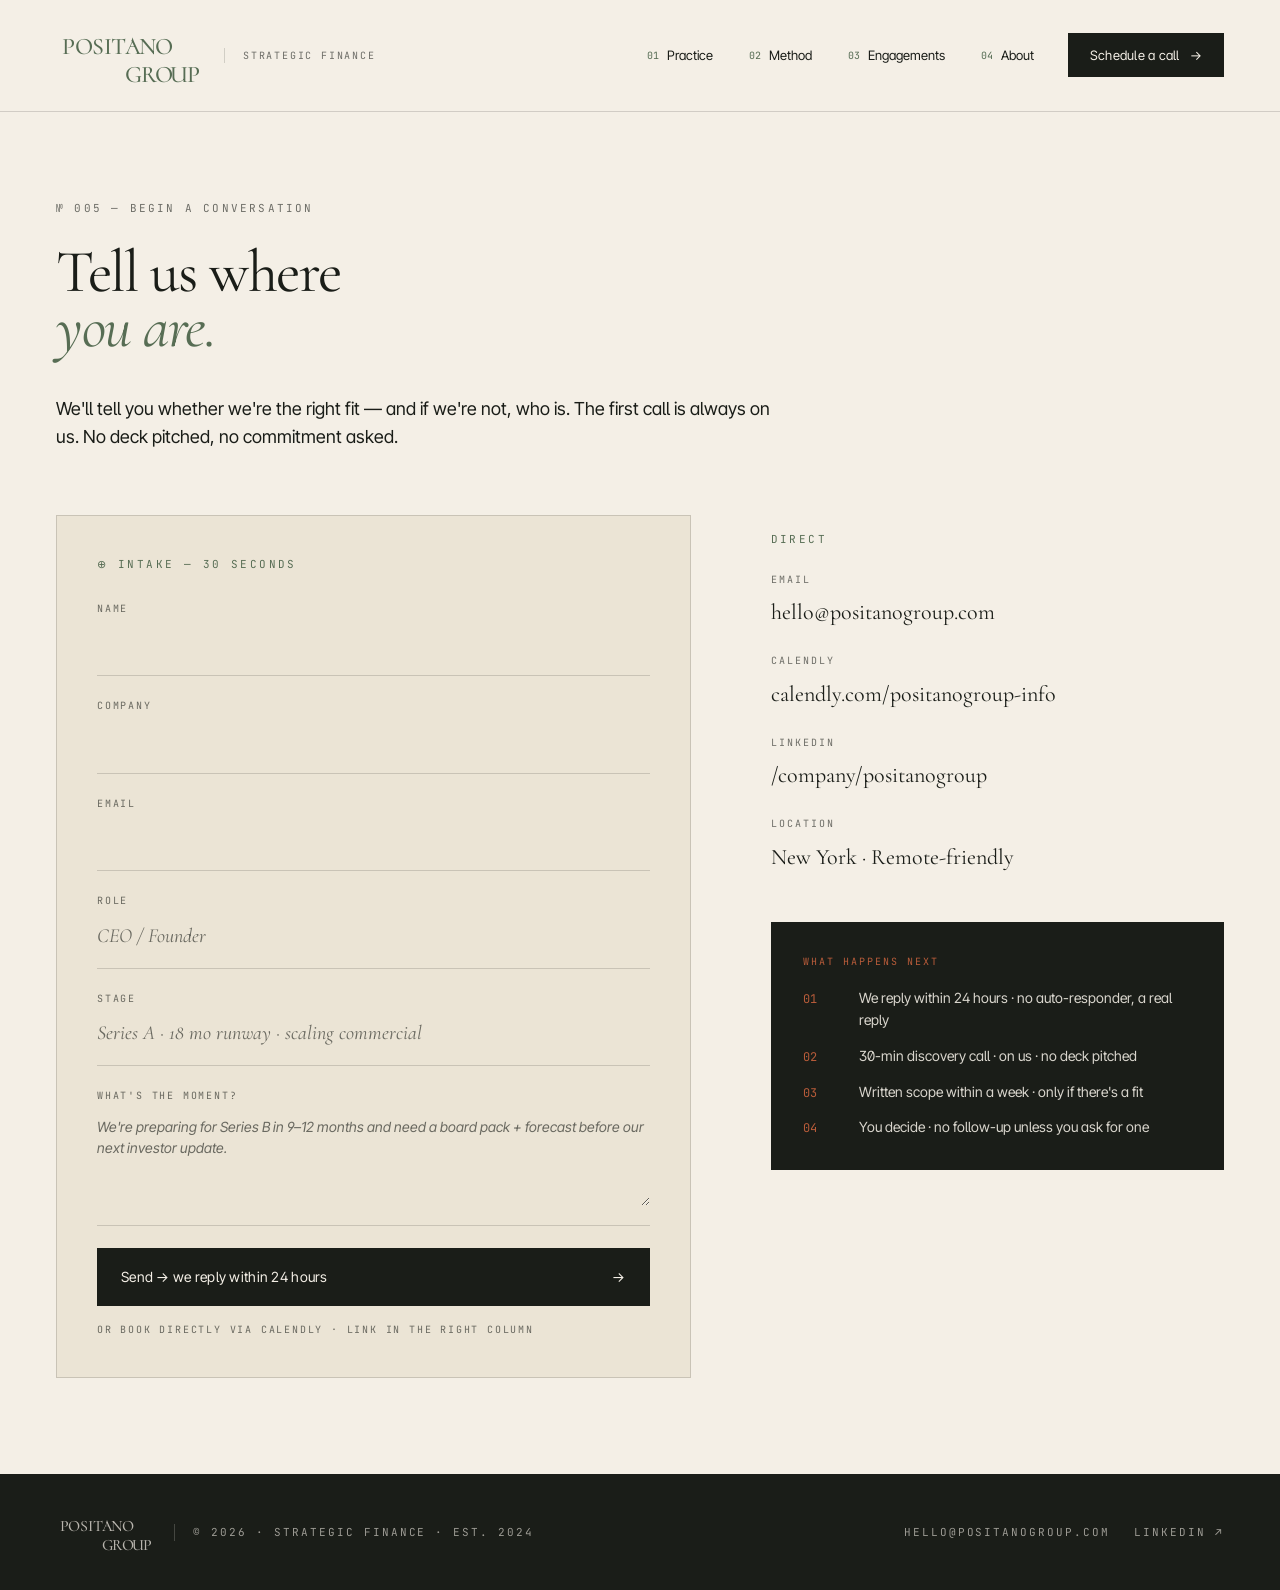
<file: contact.html>
<!DOCTYPE html>
<html lang="en">
<head>
<meta charset="UTF-8">
<meta name="viewport" content="width=device-width, initial-scale=1.0">
<title>Contact | Positano Group</title>
<meta name="description" content="Tell us where you are and we'll tell you whether we're the right fit. The first 30-minute call is always on us — no deck pitched, no commitment asked.">
<meta name="keywords" content="contact Positano Group, fractional CFO consultation, schedule strategic finance call, CFO discovery call">
<meta name="author" content="Positano Group">
<meta name="robots" content="index, follow">
<meta name="theme-color" content="#3a4a39">
<link rel="canonical" href="https://positanogroup.com/contact.html">

<meta property="og:type" content="website">
<meta property="og:url" content="https://positanogroup.com/contact.html">
<meta property="og:title" content="Contact — Positano Group">
<meta property="og:description" content="A 30-minute conversation. No obligation. The first call is always on us.">
<meta property="og:image" content="https://positanogroup.com/og-image.png">
<meta property="og:image:width" content="1200">
<meta property="og:image:height" content="630">
<meta property="og:image:alt" content="Positano Group — Strategic Finance & Fractional CFO">
<meta property="twitter:card" content="summary_large_image">
<meta property="twitter:title" content="Contact — Positano Group">
<meta property="twitter:description" content="A 30-minute conversation. No obligation.">
<meta property="twitter:image" content="https://positanogroup.com/og-image.png">

<link rel="icon" type="image/x-icon" href="favicon.ico">
<link rel="apple-touch-icon" href="apple-touch-icon.png">
<link rel="icon" type="image/png" sizes="512x512" href="icon-512.png">

<link rel="preconnect" href="https://fonts.googleapis.com">
<link rel="preconnect" href="https://fonts.gstatic.com" crossorigin>
<link rel="preconnect" href="https://assets.calendly.com">
<link rel="dns-prefetch" href="https://calendly.com">
<link rel="dns-prefetch" href="https://formspree.io">

<link href="https://fonts.googleapis.com/css2?family=Cormorant+Garamond:ital,wght@0,400;0,500;0,600;1,400;1,500&family=Inter+Tight:wght@400;500;600&family=JetBrains+Mono:wght@400;500&display=swap" rel="stylesheet">
<link rel="stylesheet" href="assets/styles.css">

<script type="application/ld+json">
{
  "@context": "https://schema.org",
  "@type": "ContactPage",
  "name": "Contact Positano Group",
  "url": "https://positanogroup.com/contact.html",
  "mainEntity": { "@id": "https://positanogroup.com/#org" }
}
</script>
<script type="application/ld+json">
{
  "@context": "https://schema.org",
  "@type": "BreadcrumbList",
  "itemListElement": [
    { "@type": "ListItem", "position": 1, "name": "Home", "item": "https://positanogroup.com/" },
    { "@type": "ListItem", "position": 2, "name": "Contact", "item": "https://positanogroup.com/contact.html" }
  ]
}
</script>
</head>
<body>
<a class="skip-link" href="#main">Skip to main content</a>

<header class="site-nav">
  <div class="nav-container">
    <a href="/" class="nav-brand" aria-label="Positano Group home">
      <span class="nav-logo">
        <svg viewBox="-8 -8 189.2 84" xmlns="http://www.w3.org/2000/svg" role="img" aria-label="POSITANO GROUP">
          <g font-family='"Cormorant Garamond", Georgia, serif' font-weight="500" font-size="30" fill="currentColor" text-anchor="middle">
            <text x="8.00" y="32">P</text><text x="26.80" y="32">O</text><text x="44.60" y="32">S</text><text x="57.90" y="32">I</text><text x="71.20" y="32">T</text><text x="88.50" y="32">A</text><text x="107.80" y="32">N</text><text x="127.60" y="32">O</text>
            <text x="89.50" y="68">G</text><text x="108.80" y="68">R</text><text x="127.60" y="68">O</text><text x="146.90" y="68">U</text><text x="165.20" y="68">P</text>
          </g>
        </svg>
      </span>
      <span class="nav-tag">Strategic Finance</span>
    </a>
    <button class="nav-toggle" type="button" aria-label="Toggle navigation menu" aria-expanded="false" aria-controls="primary-nav">
      <span></span><span></span><span></span>
    </button>
    <nav class="nav-links" id="primary-nav" aria-label="Primary">
      <a href="services.html"><span class="num">01</span>Practice</a>
      <a href="index.html#approach"><span class="num">02</span>Method</a>
      <a href="cases.html"><span class="num">03</span>Engagements</a>
      <a href="about.html"><span class="num">04</span>About</a>
      <a href="contact.html" class="nav-cta">Schedule a call <span aria-hidden="true">→</span></a>
    </nav>
  </div>
</header>

<main id="main">

<section class="page-hero">
  <div class="section-meta">№ 005 — Begin a Conversation</div>
  <h1>Tell us where<br><span class="accent">you are.</span></h1>
  <p>We'll tell you whether we're the right fit — and if we're not, who is. The first call is always on us. No deck pitched, no commitment asked.</p>
</section>

<section class="contact-page-body">
  <!-- Intake form (Formspree) -->
  <div class="intake-card">
    <div class="intake-label">⊕ Intake — 30 Seconds</div>
    <form class="contact-form" action="https://formspree.io/f/mqawooqk" method="POST" novalidate>
      <div class="form-field">
        <label for="name">Name</label>
        <input type="text" id="name" name="name" required autocomplete="name">
      </div>
      <div class="form-field">
        <label for="company">Company</label>
        <input type="text" id="company" name="company" autocomplete="organization">
      </div>
      <div class="form-field">
        <label for="email">Email</label>
        <input type="email" id="email" name="email" required autocomplete="email">
      </div>
      <div class="form-field">
        <label for="role">Role</label>
        <input type="text" id="role" name="role" placeholder="CEO / Founder">
      </div>
      <div class="form-field">
        <label for="stage">Stage</label>
        <input type="text" id="stage" name="stage" placeholder="Series A · 18 mo runway · scaling commercial">
      </div>
      <div class="form-field">
        <label for="message">What's the moment?</label>
        <textarea id="message" name="message" rows="4" required placeholder="We're preparing for Series B in 9–12 months and need a board pack + forecast before our next investor update."></textarea>
      </div>
      <button type="submit" class="form-submit">
        <span class="btn-label">Send → we reply within 24 hours</span><span aria-hidden="true">→</span>
      </button>
      <div class="form-success" role="status" aria-live="polite">
        Thank you — we'll reply within 24 hours.
      </div>
      <p class="font-mono" style="font-size:10px;letter-spacing:0.18em;text-transform:uppercase;color:var(--a-ink-soft);margin-top:16px;line-height:1.5;">
        Or book directly via Calendly · link in the right column
      </p>
    </form>
  </div>

  <!-- Direct info + Lazy Calendly + What happens next -->
  <div class="direct-info">
    <div class="direct-label">Direct</div>
    <div class="direct-list">
      <div>
        <div class="k">Email</div>
        <a class="v" href="mailto:hello@positanogroup.com">hello@positanogroup.com</a>
      </div>
      <div>
        <div class="k">Calendly</div>
        <a class="v" href="https://calendly.com/positanogroup-info/30min" target="_blank" rel="noopener">calendly.com/positanogroup-info</a>
      </div>
      <div>
        <div class="k">LinkedIn</div>
        <a class="v" href="https://www.linkedin.com/company/positanogroup/" target="_blank" rel="noopener">/company/positanogroup</a>
      </div>
      <div>
        <div class="k">Location</div>
        <span class="v">New York · Remote-friendly</span>
      </div>
    </div>

  
    <!-- What happens next -->
    <div class="next-block" style="margin-top: 40px;">
      <div class="next-label">What Happens Next</div>
      <ol>
        <li><span class="n">01</span><span class="t">We reply within 24 hours · no auto-responder, a real reply</span></li>
        <li><span class="n">02</span><span class="t">30-min discovery call · on us · no deck pitched</span></li>
        <li><span class="n">03</span><span class="t">Written scope within a week · only if there's a fit</span></li>
        <li><span class="n">04</span><span class="t">You decide · no follow-up unless you ask for one</span></li>
      </ol>
    </div>
  </div>
</section>

</main>

<footer class="site-footer">
  <div class="footer-brand">
    <span class="footer-logo">
      <svg viewBox="-8 -8 189.2 84" xmlns="http://www.w3.org/2000/svg" role="img" aria-label="POSITANO GROUP">
        <g font-family='"Cormorant Garamond", Georgia, serif' font-weight="500" font-size="30" fill="currentColor" text-anchor="middle">
          <text x="8.00" y="32">P</text><text x="26.80" y="32">O</text><text x="44.60" y="32">S</text><text x="57.90" y="32">I</text><text x="71.20" y="32">T</text><text x="88.50" y="32">A</text><text x="107.80" y="32">N</text><text x="127.60" y="32">O</text>
          <text x="89.50" y="68">G</text><text x="108.80" y="68">R</text><text x="127.60" y="68">O</text><text x="146.90" y="68">U</text><text x="165.20" y="68">P</text>
        </g>
      </svg>
    </span>
    <span class="footer-meta">© 2026 · Strategic Finance · Est. 2024</span>
  </div>
  <div class="footer-links">
    <a href="mailto:hello@positanogroup.com">hello@positanogroup.com</a>
    <a href="https://www.linkedin.com/company/positanogroup/" target="_blank" rel="noopener">LinkedIn ↗</a>
  </div>
</footer>

<script src="assets/site.js" defer></script>
</body>
</html>
</file>
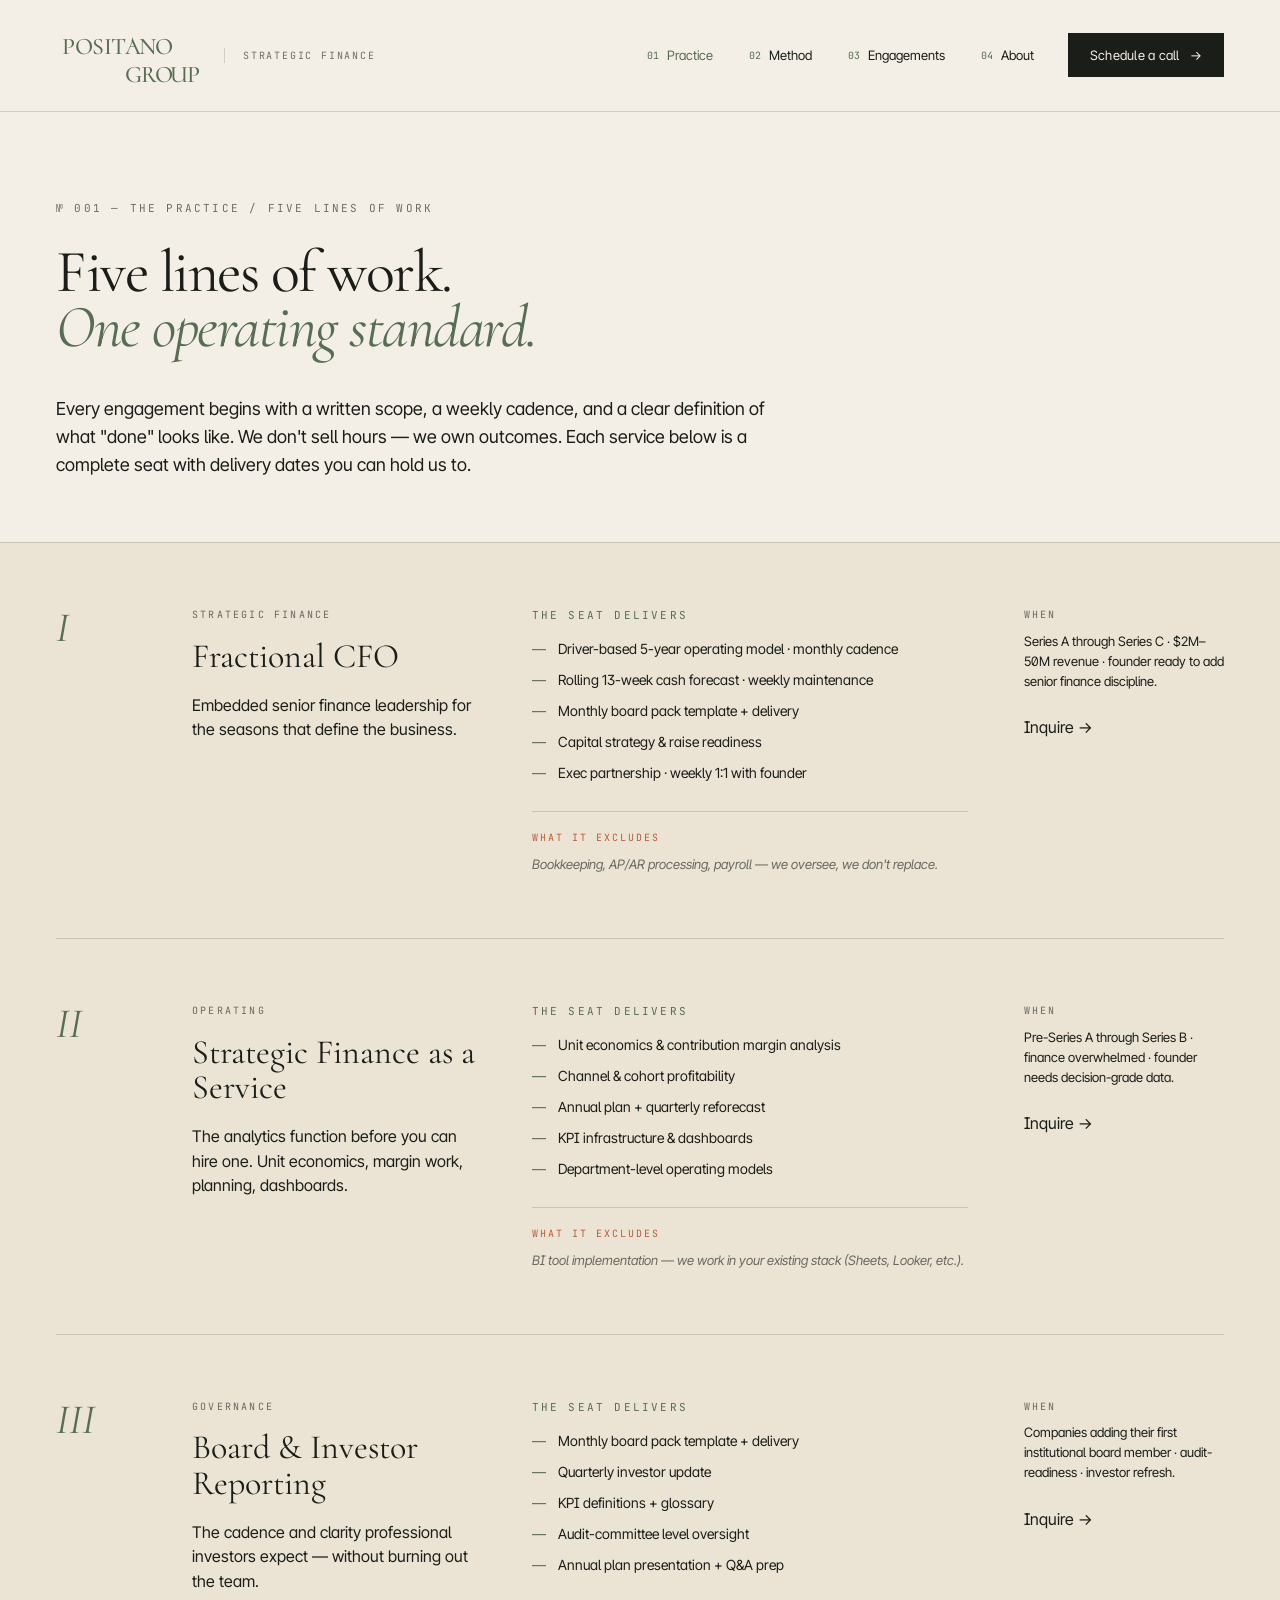
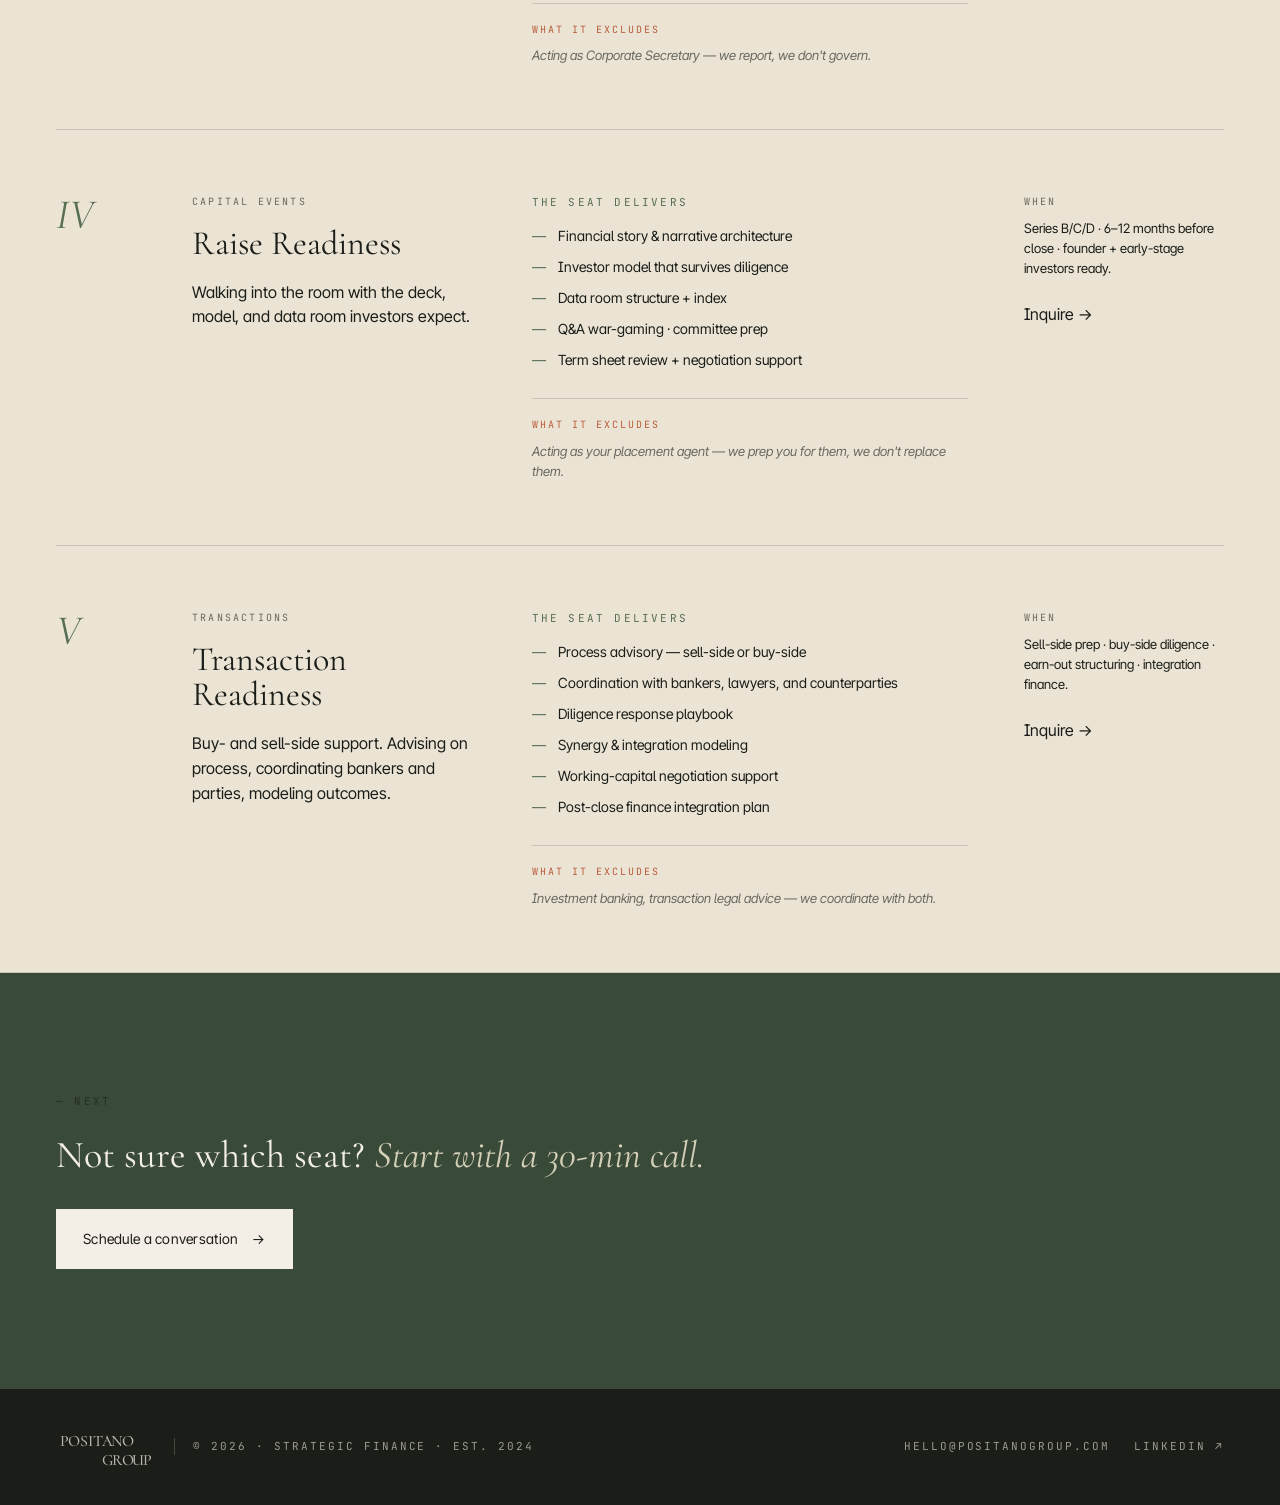
<file: services.html>
<!DOCTYPE html>
<html lang="en">
<head>
<meta charset="UTF-8">
<meta name="viewport" content="width=device-width, initial-scale=1.0">
<title>Services | Positano Group — Fractional CFO & M&A</title>
<meta name="description" content="Five lines of work, one operating standard: Fractional CFO, Strategic Finance, Board Reporting, Raise Readiness, and Transaction Readiness.">
<meta name="keywords" content="fractional CFO services, strategic finance, board reporting, raise readiness, M&A advisory, FP&A, capital strategy, fundraising support">
<meta name="author" content="Positano Group">
<meta name="robots" content="index, follow">
<meta name="theme-color" content="#3a4a39">
<link rel="canonical" href="https://positanogroup.com/services.html">

<meta property="og:type" content="website">
<meta property="og:url" content="https://positanogroup.com/services.html">
<meta property="og:title" content="Services — Positano Group Strategic Finance">
<meta property="og:description" content="Five lines of work, one operating standard. Each engagement begins with a written scope and a clear definition of what 'done' looks like.">
<meta property="og:image" content="https://positanogroup.com/og-image.png">
<meta property="og:image:width" content="1200">
<meta property="og:image:height" content="630">
<meta property="og:image:alt" content="Positano Group — Strategic Finance & Fractional CFO">
<meta property="twitter:card" content="summary_large_image">
<meta property="twitter:title" content="Services — Positano Group">
<meta property="twitter:description" content="Five lines of work, one operating standard.">
<meta property="twitter:image" content="https://positanogroup.com/og-image.png">

<link rel="icon" type="image/x-icon" href="favicon.ico">
<link rel="apple-touch-icon" href="apple-touch-icon.png">
<link rel="icon" type="image/png" sizes="512x512" href="icon-512.png">

<link rel="preconnect" href="https://fonts.googleapis.com">
<link rel="preconnect" href="https://fonts.gstatic.com" crossorigin>
<link rel="dns-prefetch" href="https://formspree.io">

<link href="https://fonts.googleapis.com/css2?family=Cormorant+Garamond:ital,wght@0,400;0,500;0,600;1,400;1,500&family=Inter+Tight:wght@400;500;600&family=JetBrains+Mono:wght@400;500&display=swap" rel="stylesheet">
<link rel="stylesheet" href="assets/styles.css">

<script type="application/ld+json">
{
  "@context": "https://schema.org",
  "@type": "ItemList",
  "name": "Positano Group Services",
  "itemListElement": [
    { "@type": "ListItem", "position": 1, "item": { "@type": "Service", "name": "Fractional CFO", "description": "Embedded senior finance leadership for the seasons that define the business.", "provider": { "@id": "https://positanogroup.com/#org" } } },
    { "@type": "ListItem", "position": 2, "item": { "@type": "Service", "name": "Strategic Finance as a Service", "description": "Unit economics, margin work, planning, dashboards.", "provider": { "@id": "https://positanogroup.com/#org" } } },
    { "@type": "ListItem", "position": 3, "item": { "@type": "Service", "name": "Board & Investor Reporting", "description": "Cadence and clarity professional investors expect.", "provider": { "@id": "https://positanogroup.com/#org" } } },
    { "@type": "ListItem", "position": 4, "item": { "@type": "Service", "name": "Raise Readiness", "description": "Deck, model, and data room investors expect.", "provider": { "@id": "https://positanogroup.com/#org" } } },
    { "@type": "ListItem", "position": 5, "item": { "@type": "Service", "name": "Transaction Readiness", "description": "Buy- and sell-side M&A support.", "provider": { "@id": "https://positanogroup.com/#org" } } }
  ]
}
</script>
<script type="application/ld+json">
{
  "@context": "https://schema.org",
  "@type": "BreadcrumbList",
  "itemListElement": [
    { "@type": "ListItem", "position": 1, "name": "Home", "item": "https://positanogroup.com/" },
    { "@type": "ListItem", "position": 2, "name": "Services", "item": "https://positanogroup.com/services.html" }
  ]
}
</script>
</head>
<body>
<a class="skip-link" href="#main">Skip to main content</a>

<header class="site-nav">
  <div class="nav-container">
    <a href="/" class="nav-brand" aria-label="Positano Group home">
      <span class="nav-logo">
        <svg viewBox="-8 -8 189.2 84" xmlns="http://www.w3.org/2000/svg" role="img" aria-label="POSITANO GROUP">
          <g font-family='"Cormorant Garamond", Georgia, serif' font-weight="500" font-size="30" fill="currentColor" text-anchor="middle">
            <text x="8.00" y="32">P</text><text x="26.80" y="32">O</text><text x="44.60" y="32">S</text><text x="57.90" y="32">I</text><text x="71.20" y="32">T</text><text x="88.50" y="32">A</text><text x="107.80" y="32">N</text><text x="127.60" y="32">O</text>
            <text x="89.50" y="68">G</text><text x="108.80" y="68">R</text><text x="127.60" y="68">O</text><text x="146.90" y="68">U</text><text x="165.20" y="68">P</text>
          </g>
        </svg>
      </span>
      <span class="nav-tag">Strategic Finance</span>
    </a>
    <button class="nav-toggle" type="button" aria-label="Toggle navigation menu" aria-expanded="false" aria-controls="primary-nav">
      <span></span><span></span><span></span>
    </button>
    <nav class="nav-links" id="primary-nav" aria-label="Primary">
      <a href="services.html"><span class="num">01</span>Practice</a>
      <a href="index.html#approach"><span class="num">02</span>Method</a>
      <a href="cases.html"><span class="num">03</span>Engagements</a>
      <a href="about.html"><span class="num">04</span>About</a>
      <a href="contact.html" class="nav-cta">Schedule a call <span aria-hidden="true">→</span></a>
    </nav>
  </div>
</header>

<main id="main">

<section class="page-hero">
  <div class="section-meta">№ 001 — The Practice / Five Lines of Work</div>
  <h1>Five lines of work.<br><span class="accent">One operating standard.</span></h1>
  <p>Every engagement begins with a written scope, a weekly cadence, and a clear definition of what "done" looks like. We don't sell hours — we own outcomes. Each service below is a complete seat with delivery dates you can hold us to.</p>
</section>

<section class="services-list">

  <article class="service-row" id="fractional-cfo">
    <div class="num">I</div>
    <div>
      <div class="cat">Strategic Finance</div>
      <h2>Fractional CFO</h2>
      <p class="lede">Embedded senior finance leadership for the seasons that define the business.</p>
    </div>
    <div>
      <div class="deliv-label">The Seat Delivers</div>
      <ul class="deliv-list">
        <li>Driver-based 5-year operating model · monthly cadence</li>
        <li>Rolling 13-week cash forecast · weekly maintenance</li>
        <li>Monthly board pack template + delivery</li>
        <li>Capital strategy &amp; raise readiness</li>
        <li>Exec partnership · weekly 1:1 with founder</li>
      </ul>
      <div class="excludes">
        <div class="excludes-label">What it excludes</div>
        <p>Bookkeeping, AP/AR processing, payroll — we oversee, we don't replace.</p>
      </div>
    </div>
    <div>
      <div class="when-label">When</div>
      <p class="when-body">Series A through Series C · $2M–50M revenue · founder ready to add senior finance discipline.</p>
      <a href="contact.html" class="inquire">Inquire <span aria-hidden="true">→</span></a>
    </div>
  </article>

  <article class="service-row" id="strategic-finance-service">
    <div class="num">II</div>
    <div>
      <div class="cat">Operating</div>
      <h2>Strategic Finance as a Service</h2>
      <p class="lede">The analytics function before you can hire one. Unit economics, margin work, planning, dashboards.</p>
    </div>
    <div>
      <div class="deliv-label">The Seat Delivers</div>
      <ul class="deliv-list">
        <li>Unit economics &amp; contribution margin analysis</li>
        <li>Channel &amp; cohort profitability</li>
        <li>Annual plan + quarterly reforecast</li>
        <li>KPI infrastructure &amp; dashboards</li>
        <li>Department-level operating models</li>
      </ul>
      <div class="excludes">
        <div class="excludes-label">What it excludes</div>
        <p>BI tool implementation — we work in your existing stack (Sheets, Looker, etc.).</p>
      </div>
    </div>
    <div>
      <div class="when-label">When</div>
      <p class="when-body">Pre-Series A through Series B · finance overwhelmed · founder needs decision-grade data.</p>
      <a href="contact.html" class="inquire">Inquire <span aria-hidden="true">→</span></a>
    </div>
  </article>

  <article class="service-row" id="board-reporting">
    <div class="num">III</div>
    <div>
      <div class="cat">Governance</div>
      <h2>Board &amp; Investor Reporting</h2>
      <p class="lede">The cadence and clarity professional investors expect — without burning out the team.</p>
    </div>
    <div>
      <div class="deliv-label">The Seat Delivers</div>
      <ul class="deliv-list">
        <li>Monthly board pack template + delivery</li>
        <li>Quarterly investor update</li>
        <li>KPI definitions + glossary</li>
        <li>Audit-committee level oversight</li>
        <li>Annual plan presentation + Q&amp;A prep</li>
      </ul>
      <div class="excludes">
        <div class="excludes-label">What it excludes</div>
        <p>Acting as Corporate Secretary — we report, we don't govern.</p>
      </div>
    </div>
    <div>
      <div class="when-label">When</div>
      <p class="when-body">Companies adding their first institutional board member · audit-readiness · investor refresh.</p>
      <a href="contact.html" class="inquire">Inquire <span aria-hidden="true">→</span></a>
    </div>
  </article>

  <article class="service-row" id="raise-readiness">
    <div class="num">IV</div>
    <div>
      <div class="cat">Capital Events</div>
      <h2>Raise Readiness</h2>
      <p class="lede">Walking into the room with the deck, model, and data room investors expect.</p>
    </div>
    <div>
      <div class="deliv-label">The Seat Delivers</div>
      <ul class="deliv-list">
        <li>Financial story &amp; narrative architecture</li>
        <li>Investor model that survives diligence</li>
        <li>Data room structure + index</li>
        <li>Q&amp;A war-gaming · committee prep</li>
        <li>Term sheet review + negotiation support</li>
      </ul>
      <div class="excludes">
        <div class="excludes-label">What it excludes</div>
        <p>Acting as your placement agent — we prep you for them, we don't replace them.</p>
      </div>
    </div>
    <div>
      <div class="when-label">When</div>
      <p class="when-body">Series B/C/D · 6–12 months before close · founder + early-stage investors ready.</p>
      <a href="contact.html" class="inquire">Inquire <span aria-hidden="true">→</span></a>
    </div>
  </article>

  <article class="service-row" id="transaction-readiness">
    <div class="num">V</div>
    <div>
      <div class="cat">Transactions</div>
      <h2>Transaction Readiness</h2>
      <p class="lede">Buy- and sell-side support. Advising on process, coordinating bankers and parties, modeling outcomes.</p>
    </div>
    <div>
      <div class="deliv-label">The Seat Delivers</div>
      <ul class="deliv-list">
        <li>Process advisory — sell-side or buy-side</li>
        <li>Coordination with bankers, lawyers, and counterparties</li>
        <li>Diligence response playbook</li>
        <li>Synergy &amp; integration modeling</li>
        <li>Working-capital negotiation support</li>
        <li>Post-close finance integration plan</li>
      </ul>
      <div class="excludes">
        <div class="excludes-label">What it excludes</div>
        <p>Investment banking, transaction legal advice — we coordinate with both.</p>
      </div>
    </div>
    <div>
      <div class="when-label">When</div>
      <p class="when-body">Sell-side prep · buy-side diligence · earn-out structuring · integration finance.</p>
      <a href="contact.html" class="inquire">Inquire <span aria-hidden="true">→</span></a>
    </div>
  </article>

</section>

<section class="simple-cta" aria-labelledby="services-cta">
  <div class="section-meta">— Next</div>
  <h2 id="services-cta">Not sure which seat? <span class="accent">Start with a 30-min call.</span></h2>
  <a href="contact.html" class="btn-cream btn-inline">Schedule a conversation <span aria-hidden="true">→</span></a>
</section>

</main>

<footer class="site-footer">
  <div class="footer-brand">
    <span class="footer-logo">
      <svg viewBox="-8 -8 189.2 84" xmlns="http://www.w3.org/2000/svg" role="img" aria-label="POSITANO GROUP">
        <g font-family='"Cormorant Garamond", Georgia, serif' font-weight="500" font-size="30" fill="currentColor" text-anchor="middle">
          <text x="8.00" y="32">P</text><text x="26.80" y="32">O</text><text x="44.60" y="32">S</text><text x="57.90" y="32">I</text><text x="71.20" y="32">T</text><text x="88.50" y="32">A</text><text x="107.80" y="32">N</text><text x="127.60" y="32">O</text>
          <text x="89.50" y="68">G</text><text x="108.80" y="68">R</text><text x="127.60" y="68">O</text><text x="146.90" y="68">U</text><text x="165.20" y="68">P</text>
        </g>
      </svg>
    </span>
    <span class="footer-meta">© 2026 · Strategic Finance · Est. 2024</span>
  </div>
  <div class="footer-links">
    <a href="mailto:hello@positanogroup.com">hello@positanogroup.com</a>
    <a href="https://www.linkedin.com/company/positanogroup/" target="_blank" rel="noopener">LinkedIn ↗</a>
  </div>
</footer>

<script src="assets/site.js" defer></script>
</body>
</html>
</file>
<file: assets/styles.css>
/* =========================================================
   POSITANO GROUP — Production Stylesheet
   Editorial × Institutional · Single shared sheet, cached
   ========================================================= */

:root {
  /* Brand tokens */
  --a-cream: #f4efe6;
  --a-cream-warm: #ebe4d5;
  --a-paper: #fafaf6;
  --a-ink: #1a1d18;
  --a-ink-soft: rgba(26, 29, 24, 0.62);
  --a-rule: rgba(26, 29, 24, 0.16);
  --a-rule-soft: rgba(26, 29, 24, 0.08);
  --a-sage: #576d54;
  --a-sage-deep: #3a4a39;
  --a-sage-light: #9bb094;
  --a-gold: #b8945d;
  --a-clay: #b85c3a;

  /* Type stacks */
  --font-serif: "Cormorant Garamond", "EB Garamond", Georgia, "Times New Roman", serif;
  --font-sans:  "Inter Tight", "Helvetica Neue", Helvetica, Arial, sans-serif;
  --font-mono:  "JetBrains Mono", "IBM Plex Mono", ui-monospace, "SF Mono", Menlo, monospace;

  /* Spacing scale */
  --pad-x: 56px;
  --pad-x-sm: 24px;
  --nav-h: 80px;
}

/* ----- Reset ----- */
*, *::before, *::after { box-sizing: border-box; }
html { -webkit-text-size-adjust: 100%; scroll-behavior: smooth; }
body {
  margin: 0;
  background: var(--a-cream);
  color: var(--a-ink);
  font-family: var(--font-sans);
  font-size: 16px;
  line-height: 1.55;
  -webkit-font-smoothing: antialiased;
  -moz-osx-font-smoothing: grayscale;
  font-feature-settings: "ss01", "ss02", "cv11";
}
img, svg { display: block; max-width: 100%; }
button { font: inherit; cursor: pointer; background: none; border: none; padding: 0; color: inherit; }
a { color: inherit; text-decoration: none; }
h1, h2, h3, h4, h5, h6 { margin: 0; font-weight: 400; }
p, ul, ol { margin: 0; }
ul, ol { padding: 0; list-style: none; }
input, textarea, select { font: inherit; color: inherit; }

/* Screen-reader only */
.sr-only {
  position: absolute;
  width: 1px; height: 1px;
  padding: 0; margin: -1px;
  overflow: hidden;
  clip: rect(0, 0, 0, 0);
  white-space: nowrap;
  border: 0;
}

/* Skip link — a11y */
.skip-link {
  position: absolute; left: -9999px; top: 0;
  background: var(--a-ink); color: var(--a-cream);
  padding: 12px 18px; font-family: var(--font-mono); font-size: 12px;
  letter-spacing: 0.18em; z-index: 9999;
}
.skip-link:focus { left: 16px; top: 16px; }

/* ----- Type utilities ----- */
.font-serif { font-family: var(--font-serif); }
.font-sans  { font-family: var(--font-sans); }
.font-mono  { font-family: var(--font-mono); }
.tnum { font-variant-numeric: tabular-nums; }
.italic { font-style: italic; }
.sage { color: var(--a-sage); }
.sage-light { color: var(--a-sage-light); }
.clay { color: var(--a-clay); }
.ink-soft { color: var(--a-ink-soft); }

.meta {
  font-family: var(--font-mono);
  font-size: 11px;
  letter-spacing: 0.2em;
  text-transform: uppercase;
  color: var(--a-ink-soft);
}
.meta-sm {
  font-family: var(--font-mono);
  font-size: 10px;
  letter-spacing: 0.18em;
  text-transform: uppercase;
}

/* ============================================================
   NAVIGATION
   ============================================================ */
.site-nav {
  position: sticky; top: 0; z-index: 50;
  background: rgba(244, 239, 230, 0.96);
  backdrop-filter: blur(8px);
  -webkit-backdrop-filter: blur(8px);
  border-bottom: 1px solid var(--a-rule);
}
.nav-container {
  display: flex; align-items: center; justify-content: space-between;
  padding: 22px var(--pad-x);
  gap: 24px;
}
.nav-brand {
  display: flex; align-items: center; gap: 18px;
  flex-shrink: 0;
}
.nav-logo {
  width: 150px;
  color: var(--a-sage);
}
.nav-logo svg { width: 100%; height: auto; }
.nav-tag {
  font-family: var(--font-mono);
  font-size: 10px;
  letter-spacing: 0.18em;
  text-transform: uppercase;
  color: var(--a-ink-soft);
  padding-left: 18px;
  border-left: 1px solid var(--a-rule);
  white-space: nowrap;
}
.nav-links {
  display: flex; align-items: center; gap: 0;
}
.nav-links a {
  font-size: 13px;
  padding: 8px 18px;
  display: inline-flex; align-items: center; gap: 8px;
  color: var(--a-ink);
  transition: color 0.2s;
}
.nav-links a:hover,
.nav-links a.is-active { color: var(--a-sage); }
.nav-links a .num {
  font-family: var(--font-mono);
  font-size: 10px;
  color: var(--a-sage);
}
.nav-links a.nav-cta {
  margin-left: 16px;
  background: var(--a-ink);
  color: var(--a-cream);
  padding: 12px 22px;
  font-size: 13px;
  letter-spacing: 0.02em;
  display: inline-flex; align-items: center; gap: 10px;
  transition: background 0.2s, transform 0.2s;
}
.nav-links a.nav-cta:hover { background: var(--a-sage-deep); color: var(--a-cream); transform: translateY(-1px); }

/* Hamburger */
.nav-toggle {
  display: none;
  width: 32px; height: 32px;
  flex-direction: column;
  justify-content: center; align-items: center;
  gap: 5px;
}
.nav-toggle span {
  width: 22px; height: 1.5px;
  background: var(--a-ink);
  transition: transform 0.3s, opacity 0.2s;
}
.nav-toggle[aria-expanded="true"] span:nth-child(1) { transform: translateY(6.5px) rotate(45deg); }
.nav-toggle[aria-expanded="true"] span:nth-child(2) { opacity: 0; }
.nav-toggle[aria-expanded="true"] span:nth-child(3) { transform: translateY(-6.5px) rotate(-45deg); }

/* ============================================================
   SECTION PADDING + SHARED BLOCKS
   ============================================================ */
section {
  padding: 100px var(--pad-x);
}
.section-tight { padding: 64px var(--pad-x); }
.section-loose { padding: 140px var(--pad-x); }

.section-meta {
  font-family: var(--font-mono);
  font-size: 11px;
  letter-spacing: 0.2em;
  text-transform: uppercase;
  color: var(--a-ink-soft);
  margin-bottom: 28px;
  display: flex; align-items: center; gap: 14px;
  flex-wrap: wrap;
}
.section-meta .seats {
  color: var(--a-clay);
}
.section-meta .rule {
  flex: 1; height: 1px; background: var(--a-ink);
  min-width: 40px;
}

/* Tiny secondary geometric mark — preserves DGrid feel */
.mark-grid {
  width: 12px; height: 12px;
  flex-shrink: 0;
}

/* ============================================================
   HOMEPAGE — HERO
   ============================================================ */
.hero {
  padding: 88px var(--pad-x) 72px;
  position: relative;
}
.hero-grid {
  display: grid;
  grid-template-columns: 1.6fr 1fr;
  gap: 64px;
  align-items: end;
}
.hero h1 {
  font-family: var(--font-serif);
  font-size: clamp(40px, 5.5vw, 68px);
  line-height: 0.92;
  letter-spacing: -0.025em;
  font-weight: 400;
}
.hero h1 .accent { font-style: italic; color: var(--a-sage); }
.hero-side {
  padding-bottom: 12px;
}
.hero-side p {
  font-size: clamp(16px, 1.4vw, 18px);
  line-height: 1.55;
  margin-bottom: 32px;
  color: var(--a-ink);
}
.hero-ctas {
  display: flex; flex-direction: column; gap: 10px;
}

/* Buttons */
.btn-primary,
.btn-ghost,
.btn-cream {
  display: inline-flex;
  justify-content: space-between;
  align-items: center;
  padding: 18px 26px;
  font-size: 14px;
  letter-spacing: 0.02em;
  font-family: var(--font-sans);
  transition: background 0.25s, color 0.25s, transform 0.2s, border-color 0.25s;
  text-align: left;
  width: 100%;
}
.btn-primary {
  background: var(--a-ink);
  color: var(--a-cream);
  border: 1px solid var(--a-ink);
}
.btn-primary:hover { background: var(--a-sage-deep); border-color: var(--a-sage-deep); transform: translateY(-1px); }
.btn-ghost {
  background: transparent;
  color: var(--a-ink);
  border: 1px solid var(--a-ink);
}
.btn-ghost:hover { background: var(--a-ink); color: var(--a-cream); transform: translateY(-1px); }
.btn-cream {
  background: var(--a-cream);
  color: var(--a-ink);
  border: 1px solid var(--a-cream);
}
.btn-cream:hover { background: transparent; color: var(--a-cream); border-color: var(--a-cream); transform: translateY(-1px); }
.btn-inline {
  display: inline-flex;
  width: auto;
  gap: 14px;
}

/* ============================================================
   CREDENTIALS STRIP
   ============================================================ */
.credentials {
  border-top: 1px solid var(--a-rule);
  border-bottom: 1px solid var(--a-rule);
  padding: 24px var(--pad-x);
  display: flex; gap: 40px; align-items: center;
  background: var(--a-cream);
}
.credentials-label {
  font-family: var(--font-mono);
  font-size: 10px;
  letter-spacing: 0.22em;
  text-transform: uppercase;
  color: var(--a-ink-soft);
  flex-shrink: 0;
}
.credentials-list {
  display: flex; gap: 32px; flex: 1; flex-wrap: wrap;
}
.credentials-list li {
  display: flex; align-items: baseline; gap: 8px;
}
.credentials-list .k {
  font-family: var(--font-serif);
  font-size: 22px;
  font-style: italic;
}
.credentials-list .v {
  font-family: var(--font-mono);
  font-size: 10px;
  letter-spacing: 0.14em;
  text-transform: uppercase;
  color: var(--a-ink-soft);
}

/* ============================================================
   PHILOSOPHY (DARK)
   ============================================================ */
.philosophy {
  padding: 140px var(--pad-x);
  background: var(--a-ink);
  color: var(--a-cream);
  position: relative;
  overflow: hidden;
}
.regmark {
  position: absolute;
  font-family: var(--font-mono);
  font-size: 9px;
  letter-spacing: 0.2em;
  color: rgba(244, 239, 230, 0.35);
}
.regmark.tl { top: 24px; left: 24px; }
.regmark.tr { top: 24px; right: 24px; }
.regmark.bl { bottom: 24px; left: 24px; }
.regmark.br { bottom: 24px; right: 24px; }

.philosophy .section-meta { color: var(--a-clay); margin-bottom: 48px; }
.philosophy-quote {
  font-family: var(--font-serif);
  font-size: clamp(38px, 5.5vw, 68px);
  line-height: 0.92;
  font-weight: 400;
  letter-spacing: -0.03em;
  margin-bottom: 80px;
  max-width: 1280px;
}
.philosophy-quote .q-clay { color: var(--a-clay); font-style: italic; }
.philosophy-quote .q-sage { color: var(--a-sage-light); font-style: italic; }

.philosophy-cols {
  display: grid;
  grid-template-columns: repeat(3, 1fr);
  gap: 56px;
  padding-top: 40px;
  border-top: 1px solid rgba(244, 239, 230, 0.2);
}
.phil-col-head {
  display: flex; align-items: center; gap: 10px; margin-bottom: 18px;
}
.phil-col-head .num {
  font-family: var(--font-serif);
  font-size: 22px;
  font-style: italic;
  color: var(--a-clay);
}
.phil-col-head .rule {
  flex: 1; height: 1px; background: rgba(244, 239, 230, 0.25);
}
.phil-col-label {
  font-family: var(--font-mono);
  font-size: 11px;
  letter-spacing: 0.18em;
  text-transform: uppercase;
  color: var(--a-clay);
  margin-bottom: 14px;
}
.phil-col p {
  font-size: 16px; line-height: 1.55;
  color: rgba(244, 239, 230, 0.88);
}

/* ============================================================
   PRACTICE (services rows)
   ============================================================ */
.practice {
  padding: 120px var(--pad-x);
  background: var(--a-cream-warm);
  border-top: 1px solid var(--a-rule);
}
.practice-head {
  display: grid;
  grid-template-columns: 1fr 1.4fr;
  gap: 64px;
  align-items: end;
  margin-bottom: 72px;
}
.practice-head h2 {
  font-family: var(--font-serif);
  font-size: clamp(28px, 3.2vw, 38px);
  line-height: 0.98;
}
.practice-head p {
  font-size: 17px; line-height: 1.55; color: var(--a-ink-soft);
  padding-bottom: 12px;
}
.practice-list { border-top: 1px solid var(--a-rule); }
.practice-row {
  display: grid;
  grid-template-columns: 60px 1.2fr 1.6fr 220px;
  gap: 48px;
  padding: 40px 0;
  border-bottom: 1px solid var(--a-rule);
  align-items: start;
}
.practice-row .num {
  font-family: var(--font-serif);
  font-size: 28px;
  font-style: italic;
  color: var(--a-sage);
  padding-top: 4px;
}
.practice-row h3 {
  font-family: var(--font-serif);
  font-size: clamp(24px, 2.6vw, 32px);
  line-height: 1.1;
}
.practice-row .tag {
  font-family: var(--font-mono);
  font-size: 10px;
  letter-spacing: 0.18em;
  text-transform: uppercase;
  color: var(--a-ink-soft);
  margin-bottom: 12px;
}
.practice-row .blurb {
  font-size: 15px; line-height: 1.55; margin-bottom: 18px;
}
.practice-row .deliv {
  display: grid;
  grid-template-columns: 1fr 1fr;
  gap: 6px 16px;
}
.practice-row .deliv li {
  font-size: 13px; line-height: 1.5;
  color: var(--a-ink-soft);
  display: flex; gap: 8px;
}
.practice-row .deliv li::before {
  content: "—"; color: var(--a-sage); flex-shrink: 0;
}
.practice-row .inquire {
  font-family: var(--font-mono);
  font-size: 11px; letter-spacing: 0.18em;
  text-transform: uppercase;
  align-self: start;
  justify-self: end;
  display: inline-flex; align-items: center; gap: 8px;
  border-bottom: 1px solid var(--a-ink);
  padding-bottom: 2px;
  transition: color 0.2s, border-color 0.2s;
}
.practice-row .inquire:hover { color: var(--a-sage); border-color: var(--a-sage); }

/* ============================================================
   OPERATING MODEL (4 phases)
   ============================================================ */
.opmodel { padding: 120px var(--pad-x); }
.opmodel h2 {
  font-family: var(--font-serif);
  font-size: clamp(28px, 3.2vw, 38px);
  line-height: 0.98;
  margin-bottom: 64px;
  max-width: 1100px;
}
.phases {
  display: grid;
  grid-template-columns: repeat(4, 1fr);
  border-top: 1px solid var(--a-rule);
}
.phase {
  padding: 32px 28px 32px 28px;
  border-right: 1px solid var(--a-rule);
}
.phase:first-child { padding-left: 0; }
.phase:last-child { border-right: none; padding-right: 0; }
.phase .wk {
  font-family: var(--font-mono);
  font-size: 11px;
  letter-spacing: 0.18em;
  color: var(--a-sage);
  margin-bottom: 28px;
}
.phase h3 {
  font-family: var(--font-serif);
  font-size: 26px;
  margin-bottom: 16px;
  letter-spacing: -0.01em;
}
.phase p {
  font-size: 14px;
  line-height: 1.55;
  color: var(--a-ink-soft);
}

/* ============================================================
   CASES TABLE (dark — homepage preview)
   ============================================================ */
.cases-preview {
  padding: 120px var(--pad-x);
  background: var(--a-ink);
  color: var(--a-cream);
}
.cases-head {
  display: flex; justify-content: space-between;
  align-items: flex-end; gap: 32px;
  margin-bottom: 64px;
  flex-wrap: wrap;
}
.cases-head h2 {
  font-family: var(--font-serif);
  font-size: clamp(32px, 3.6vw, 42px);
  line-height: 0.95;
}
.cases-head .meta { color: rgba(244, 239, 230, 0.55); margin-bottom: 24px; }
.cases-head .view-all {
  font-family: var(--font-mono);
  font-size: 11px;
  letter-spacing: 0.18em;
  text-transform: uppercase;
  border-bottom: 1px solid var(--a-cream);
  padding-bottom: 3px;
  transition: color 0.2s, border-color 0.2s;
}
.cases-head .view-all:hover { color: var(--a-sage-light); border-color: var(--a-sage-light); }

.cases-table {
  border: 1px solid rgba(244, 239, 230, 0.2);
}
.cases-thead,
.cases-row {
  display: grid;
  grid-template-columns: 1.6fr 1fr 1.6fr 2fr;
  gap: 16px;
  padding: 24px;
  align-items: center;
}
.cases-thead {
  padding: 14px 24px;
  border-bottom: 1px solid rgba(244, 239, 230, 0.2);
  font-family: var(--font-mono);
  font-size: 10px;
  letter-spacing: 0.2em;
  text-transform: uppercase;
  color: rgba(244, 239, 230, 0.55);
}
.cases-row {
  border-bottom: 1px solid rgba(244, 239, 230, 0.12);
}
.cases-row:last-child { border-bottom: none; }
.cases-row .co {
  font-family: var(--font-serif);
  font-size: 20px;
}
.cases-row .stage {
  font-family: var(--font-mono);
  font-size: 11px;
  letter-spacing: 0.14em;
  color: var(--a-sage-light);
}
.cases-row .focus { font-size: 13px; color: rgba(244, 239, 230, 0.7); }
.cases-row .outcome { font-size: 13px; line-height: 1.5; color: rgba(244, 239, 230, 0.85); }


/* ============================================================
   ENGAGEMENT / PRICING TIERS
   ============================================================ */
.engagement { padding: 120px var(--pad-x); }
.engagement h2 {
  font-family: var(--font-serif);
  font-size: clamp(28px, 3.2vw, 38px);
  line-height: 0.98;
  margin-bottom: 64px;
  max-width: 1100px;
}
.tiers {
  display: grid;
  grid-template-columns: repeat(3, 1fr);
  border: 1px solid var(--a-rule);
}
.tier {
  padding: 36px;
  background: transparent;
  color: var(--a-ink);
  border-right: 1px solid var(--a-rule);
  display: flex; flex-direction: column;
}
.tier:last-child { border-right: none; }
.tier.featured {
  background: var(--a-sage-deep);
  color: var(--a-cream);
}
.tier-head {
  display: flex; justify-content: space-between;
  align-items: baseline; margin-bottom: 18px;
  gap: 12px;
}
.tier h3 {
  font-family: var(--font-serif);
  font-size: 26px;
  font-style: italic;
}
.tier-badge {
  font-family: var(--font-mono);
  font-size: 9px;
  letter-spacing: 0.18em;
  text-transform: uppercase;
  background: var(--a-cream);
  color: var(--a-sage-deep);
  padding: 4px 10px;
}
.tier .cad {
  font-family: var(--font-mono);
  font-size: 10px;
  letter-spacing: 0.18em;
  text-transform: uppercase;
  opacity: 0.7;
  margin-bottom: 24px;
}
.tier .desc {
  font-size: 14px;
  line-height: 1.55;
  margin-bottom: 28px;
  opacity: 0.88;
}
.tier ul {
  display: flex; flex-direction: column; gap: 10px;
  margin-bottom: 32px;
  flex: 1;
}
.tier ul li {
  font-size: 13px;
  display: flex; gap: 12px;
  opacity: 0.92;
}
.tier ul li::before { content: "—"; flex-shrink: 0; }
.tier-cta {
  background: var(--a-ink);
  color: var(--a-cream);
  padding: 14px 20px;
  font-size: 13px;
  display: flex; justify-content: space-between; align-items: center;
  transition: background 0.2s, transform 0.2s;
}
.tier.featured .tier-cta {
  background: var(--a-cream);
  color: var(--a-ink);
}
.tier-cta:hover { transform: translateY(-1px); }
.engagement-note {
  font-size: 13px;
  color: var(--a-ink-soft);
  margin-top: 24px;
  font-style: italic;
}

/* ============================================================
   CONTACT / CTA (DARK SAGE)
   ============================================================ */
.contact {
  padding: 140px var(--pad-x);
  background: var(--a-sage-deep);
  color: var(--a-cream);
}
.contact-grid {
  display: grid;
  grid-template-columns: 1.2fr 1fr;
  gap: 80px;
}
.contact-lede h2 {
  font-family: var(--font-serif);
  font-size: clamp(38px, 5vw, 60px);
  line-height: 0.92;
}
.contact-lede h2 .accent {
  font-style: italic;
  color: #d4cfb8;
}
.contact-lede p {
  font-size: clamp(16px, 1.4vw, 18px);
  line-height: 1.55;
  margin-top: 40px;
  max-width: 480px;
  color: rgba(244, 239, 230, 0.85);
}
.contact-meta {
  margin-top: 48px;
  display: flex; flex-direction: column; gap: 14px;
}
.contact-meta .row {
  display: flex; justify-content: space-between;
  align-items: baseline;
  border-bottom: 1px solid rgba(244, 239, 230, 0.2);
  padding-bottom: 10px;
  gap: 16px;
}
.contact-meta .k {
  font-family: var(--font-mono);
  font-size: 11px;
  letter-spacing: 0.18em;
  text-transform: uppercase;
  color: rgba(244, 239, 230, 0.55);
}
.contact-meta .v {
  font-family: var(--font-serif);
  font-size: 18px;
  text-align: right;
}
.contact-meta a.v { transition: color 0.2s; }
.contact-meta a.v:hover { color: var(--a-sage-light); }

.contact-form-card {
  background: var(--a-cream);
  color: var(--a-ink);
  padding: 36px;
}
.contact-form-card .form-meta {
  font-family: var(--font-mono);
  font-size: 10px;
  letter-spacing: 0.2em;
  text-transform: uppercase;
  color: var(--a-ink-soft);
  margin-bottom: 28px;
}

/* Form fields styled to match the editorial intake card */
.form-field {
  margin-bottom: 22px;
  border-bottom: 1px solid var(--a-rule);
  padding-bottom: 12px;
}
.form-field label {
  display: block;
  font-family: var(--font-mono);
  font-size: 10px;
  letter-spacing: 0.18em;
  text-transform: uppercase;
  color: var(--a-ink-soft);
  margin-bottom: 8px;
}
.form-field input,
.form-field textarea {
  width: 100%;
  border: none;
  background: transparent;
  font-family: var(--font-serif);
  font-size: 20px;
  color: var(--a-ink);
  padding: 4px 0;
  outline: none;
  resize: vertical;
}
.form-field input::placeholder,
.form-field textarea::placeholder {
  color: var(--a-ink-soft);
  font-style: italic;
}
.form-field input:focus,
.form-field textarea:focus {
  outline: none;
}
.form-field:focus-within {
  border-bottom-color: var(--a-sage);
}
.form-field textarea {
  font-family: var(--font-sans);
  font-size: 14px;
  min-height: 90px;
  line-height: 1.55;
}
.form-submit {
  width: 100%;
  background: var(--a-ink);
  color: var(--a-cream);
  padding: 18px 24px;
  font-size: 14px;
  letter-spacing: 0.02em;
  display: flex; justify-content: space-between; align-items: center;
  transition: background 0.25s, transform 0.2s;
  margin-top: 8px;
}
.form-submit:hover { background: var(--a-sage); transform: translateY(-1px); }
.form-success {
  display: none;
  background: var(--a-sage);
  color: var(--a-cream);
  padding: 18px 24px;
  font-size: 14px;
  margin-top: 8px;
}
.form-success.is-visible { display: block; }

/* ============================================================
   CALENDLY (lazy-loaded)
   ============================================================ */
.calendly-shell {
  margin-top: 40px;
  background: var(--a-cream);
  color: var(--a-ink);
  padding: 28px;
  display: flex; flex-direction: column; align-items: flex-start;
  gap: 18px;
  border: 1px solid var(--a-rule);
}
.calendly-shell h3 {
  font-family: var(--font-serif);
  font-size: 22px;
  font-style: italic;
}
.calendly-shell p {
  font-size: 13px; line-height: 1.55; color: var(--a-ink-soft);
}
.calendly-load-btn {
  display: inline-flex; align-items: center; gap: 12px;
  background: var(--a-ink);
  color: var(--a-cream);
  padding: 14px 22px;
  font-size: 13px;
  letter-spacing: 0.02em;
  transition: background 0.2s, transform 0.2s;
}
.calendly-load-btn:hover { background: var(--a-sage); transform: translateY(-1px); }
.calendly-inline-widget { width: 100%; min-height: 700px; }

/* ============================================================
   FOOTER
   ============================================================ */
.site-footer {
  padding: 36px var(--pad-x);
  background: var(--a-ink);
  color: rgba(244, 239, 230, 0.6);
  display: flex; justify-content: space-between;
  align-items: center; gap: 24px;
  flex-wrap: wrap;
}
.footer-brand {
  display: flex; align-items: center; gap: 18px;
}
.footer-logo { width: 100px; opacity: 0.85; color: rgba(244, 239, 230, 0.85); }
.footer-logo svg { width: 100%; height: auto; }
.footer-meta {
  font-family: var(--font-mono);
  font-size: 11px;
  letter-spacing: 0.18em;
  text-transform: uppercase;
  padding-left: 18px;
  border-left: 1px solid rgba(244, 239, 230, 0.2);
}
.footer-links {
  font-family: var(--font-mono);
  font-size: 11px;
  letter-spacing: 0.18em;
  text-transform: uppercase;
  display: flex; gap: 24px;
}
.footer-links a { transition: color 0.2s; }
.footer-links a:hover { color: var(--a-cream); }

/* ============================================================
   SERVICES PAGE — detailed rows
   ============================================================ */
.page-hero { padding: 88px var(--pad-x) 64px; }
.page-hero h1 {
  font-family: var(--font-serif);
  font-size: clamp(40px, 5vw, 60px);
  line-height: 0.92;
  letter-spacing: -0.025em;
}
.page-hero h1 .accent { font-style: italic; color: var(--a-sage); }
.page-hero p {
  font-size: clamp(16px, 1.4vw, 18px);
  line-height: 1.55;
  margin-top: 40px;
  max-width: 720px;
}

.services-list {
  padding: 0 var(--pad-x);
  background: var(--a-cream-warm);
  border-top: 1px solid var(--a-rule);
  border-bottom: 1px solid var(--a-rule);
}
.service-row {
  display: grid;
  grid-template-columns: 80px 1.3fr 2fr 200px;
  gap: 56px;
  padding: 64px 0;
  border-bottom: 1px solid var(--a-rule);
  align-items: start;
}
.service-row:last-child { border-bottom: none; }
.service-row .num {
  font-family: var(--font-serif);
  font-size: 42px;
  font-style: italic;
  color: var(--a-sage);
  line-height: 1;
}
.service-row .cat {
  font-family: var(--font-mono);
  font-size: 10px;
  letter-spacing: 0.22em;
  text-transform: uppercase;
  color: var(--a-ink-soft);
  margin-bottom: 16px;
}
.service-row h2 {
  font-family: var(--font-serif);
  font-size: clamp(26px, 3vw, 34px);
  line-height: 1.05;
  margin-bottom: 18px;
}
.service-row .lede { font-size: 16px; line-height: 1.55; }
.service-row .deliv-label {
  font-family: var(--font-mono);
  font-size: 11px;
  letter-spacing: 0.2em;
  text-transform: uppercase;
  color: var(--a-sage);
  margin-bottom: 14px;
}
.service-row .deliv-list {
  display: flex; flex-direction: column; gap: 10px;
  margin-bottom: 28px;
}
.service-row .deliv-list li {
  font-size: 14px; line-height: 1.5;
  display: flex; gap: 12px;
}
.service-row .deliv-list li::before { content: "—"; color: var(--a-sage); flex-shrink: 0; }
.service-row .excludes {
  padding-top: 18px;
  border-top: 1px solid var(--a-rule);
}
.service-row .excludes-label {
  font-family: var(--font-mono);
  font-size: 10px;
  letter-spacing: 0.2em;
  text-transform: uppercase;
  color: var(--a-clay);
  margin-bottom: 8px;
}
.service-row .excludes p {
  font-size: 13px; line-height: 1.55;
  color: var(--a-ink-soft);
  font-style: italic;
}
.service-row .when-label {
  font-family: var(--font-mono);
  font-size: 10px;
  letter-spacing: 0.2em;
  text-transform: uppercase;
  color: var(--a-ink-soft);
  margin-bottom: 8px;
}
.service-row .when-body {
  font-size: 13px; line-height: 1.55;
  margin-bottom: 24px;
}

/* ============================================================
   CASES PAGE
   ============================================================ */
.aggregate-band {
  padding: 48px var(--pad-x);
  background: var(--a-cream-warm);
  border-top: 1px solid var(--a-rule);
  border-bottom: 1px solid var(--a-rule);
}
.aggregate-grid {
  display: grid;
  grid-template-columns: repeat(4, 1fr);
}
.aggregate-cell {
  border-right: 1px solid var(--a-rule);
  padding: 0 36px;
}
.aggregate-cell:first-child { padding-left: 0; }
.aggregate-cell:last-child { border-right: none; padding-right: 0; }
.aggregate-cell .n {
  font-family: var(--font-serif);
  font-variant-numeric: tabular-nums;
  font-size: 38px;
  line-height: 1;
  color: var(--a-sage-deep);
}
.aggregate-cell p {
  font-size: 13px;
  line-height: 1.5;
  color: var(--a-ink-soft);
  margin-top: 16px;
}

.case-detail-list { padding: 0 var(--pad-x); }
.case-detail {
  padding: 64px 0;
  border-bottom: 1px solid var(--a-rule);
}
.case-detail:last-child { border-bottom: none; }
.case-detail .case-tag {
  font-family: var(--font-mono);
  font-size: 11px;
  letter-spacing: 0.22em;
  text-transform: uppercase;
  color: var(--a-clay);
  margin-bottom: 18px;
}
.case-detail-grid {
  display: grid;
  grid-template-columns: 2fr 1fr;
  gap: 64px;
}
.case-detail h3 {
  font-family: var(--font-serif);
  font-size: clamp(22px, 2.6vw, 30px);
  line-height: 1.1;
  margin-bottom: 18px;
}
.case-detail .detail-body { font-size: 15px; line-height: 1.6; }
.case-metrics {
  display: flex; flex-direction: column;
  border-left: 1px solid var(--a-rule);
  padding-left: 32px;
}
.case-metric {
  padding: 14px 0;
  border-bottom: 1px solid var(--a-rule);
}
.case-metric:last-child { border-bottom: none; }
.case-metric .n {
  font-family: var(--font-serif);
  font-variant-numeric: tabular-nums;
  font-size: 26px;
  font-style: italic;
  color: var(--a-sage);
  line-height: 1;
}
.case-metric .l {
  font-family: var(--font-mono);
  font-size: 10px;
  letter-spacing: 0.18em;
  text-transform: uppercase;
  color: var(--a-ink-soft);
  margin-top: 6px;
}

/* Full case studies table (preserved from original) */
.full-cases {
  padding: 96px var(--pad-x);
  background: var(--a-cream);
  border-top: 1px solid var(--a-rule);
}
.full-cases h2 {
  font-family: var(--font-serif);
  font-size: clamp(28px, 3.2vw, 38px);
  margin-bottom: 32px;
}
.cases-table-wrap {
  overflow-x: auto;
  border: 1px solid var(--a-rule);
}
.cases-full-table {
  width: 100%;
  border-collapse: collapse;
  min-width: 800px;
}
.cases-full-table thead {
  background: var(--a-sage-deep);
  color: var(--a-cream);
}
.cases-full-table th {
  font-family: var(--font-mono);
  font-size: 10px;
  letter-spacing: 0.2em;
  text-transform: uppercase;
  font-weight: 500;
  padding: 16px 18px;
  text-align: left;
}
.cases-full-table td {
  padding: 18px;
  font-size: 13px;
  line-height: 1.55;
  border-bottom: 1px solid var(--a-rule);
  vertical-align: top;
}
.cases-full-table tr:nth-child(even) td { background: var(--a-cream-warm); }
.cases-full-table tbody tr:last-child td { border-bottom: none; }
.cases-full-table td:first-child {
  font-family: var(--font-serif);
  font-size: 16px;
  font-style: italic;
  color: var(--a-ink);
}

/* ============================================================
   ABOUT PAGE
   ============================================================ */
.about-body {
  padding: 0 var(--pad-x) 96px;
}
.about-grid {
  display: grid;
  grid-template-columns: 1fr 1.4fr;
  gap: 80px;
  align-items: start;
}
.provenance-label {
  font-family: var(--font-mono);
  font-size: 11px;
  letter-spacing: 0.22em;
  text-transform: uppercase;
  color: var(--a-sage);
  margin-bottom: 18px;
}
.provenance-list {
  border-top: 1px solid var(--a-rule);
  border-bottom: 1px solid var(--a-rule);
}
.provenance-list li {
  display: flex; justify-content: space-between; align-items: baseline;
  padding: 14px 0;
  border-bottom: 1px solid var(--a-rule);
  gap: 16px;
}
.provenance-list li:last-child { border-bottom: none; }
.provenance-list .k {
  font-family: var(--font-serif);
  font-size: 22px;
  font-style: italic;
}
.provenance-list .v {
  font-family: var(--font-mono);
  font-size: 11px;
  letter-spacing: 0.16em;
  text-transform: uppercase;
  color: var(--a-ink-soft);
  text-align: right;
}
.about-prose .lede {
  font-family: var(--font-serif);
  font-size: clamp(20px, 2.2vw, 26px);
  line-height: 1.45;
  margin-bottom: 28px;
}
.about-prose p {
  font-size: 16px;
  line-height: 1.7;
  margin-bottom: 20px;
}

.beliefs {
  padding: 96px var(--pad-x);
  background: var(--a-ink);
  color: var(--a-cream);
}
.beliefs .section-meta { color: var(--a-clay); margin-bottom: 20px; }
.beliefs-title {
  font-family: var(--font-serif);
  font-size: clamp(34px, 5vw, 52px);
  line-height: 1.05;
  font-weight: 500;
  color: var(--a-cream);
  margin-bottom: 56px;
  max-width: 720px;
}
.beliefs-title .accent { color: var(--a-sage-light); font-style: italic; }
.beliefs-grid {
  display: grid;
  grid-template-columns: repeat(5, minmax(0, 1fr));
}
.belief {
  padding: 36px 24px;
  border-right: 1px solid rgba(244, 239, 230, 0.18);
  display: flex; flex-direction: column; gap: 16px;
}
.belief:last-child { border-right: none; }
.belief .num {
  font-family: var(--font-serif);
  font-size: 26px;
  font-style: italic;
  color: var(--a-clay);
  line-height: 1;
}
.belief .t {
  font-family: var(--font-serif);
  font-size: 20px;
  line-height: 1.2;
}

.simple-cta {
  padding: 120px var(--pad-x);
  background: var(--a-sage-deep);
  color: var(--a-cream);
}
.simple-cta .meta { color: rgba(244, 239, 230, 0.55); margin-bottom: 32px; }
.simple-cta h2 {
  font-family: var(--font-serif);
  font-size: clamp(28px, 3.2vw, 38px);
  line-height: 0.92;
  margin-bottom: 36px;
  max-width: 1100px;
}
.simple-cta h2 .accent { font-style: italic; color: #d4cfb8; }
.simple-cta-ink { background: var(--a-ink); }
.simple-cta-ink .meta { color: var(--a-clay); }
.simple-cta-ink h2 .accent { color: var(--a-sage-light); }

/* ============================================================
   CONTACT PAGE — intake + direct
   ============================================================ */
.contact-page-body {
  padding: 0 var(--pad-x) 96px;
  display: grid;
  grid-template-columns: 1.4fr 1fr;
  gap: 80px;
  align-items: start;
}
.intake-card {
  background: var(--a-cream-warm);
  border: 1px solid var(--a-rule);
  padding: 40px;
}
.intake-card .intake-label {
  font-family: var(--font-mono);
  font-size: 11px;
  letter-spacing: 0.22em;
  text-transform: uppercase;
  color: var(--a-sage);
  margin-bottom: 28px;
}
.direct-info { padding-top: 16px; }
.direct-info .direct-label {
  font-family: var(--font-mono);
  font-size: 11px;
  letter-spacing: 0.22em;
  text-transform: uppercase;
  color: var(--a-sage);
  margin-bottom: 24px;
}
.direct-list {
  display: flex; flex-direction: column; gap: 24px;
  margin-bottom: 48px;
}
.direct-list .k {
  font-family: var(--font-mono);
  font-size: 10px;
  letter-spacing: 0.2em;
  text-transform: uppercase;
  color: var(--a-ink-soft);
  margin-bottom: 8px;
}
.direct-list .v {
  font-family: var(--font-serif);
  font-size: 22px;
}
.direct-list a.v { transition: color 0.2s; }
.direct-list a.v:hover { color: var(--a-sage); }

.next-block {
  background: var(--a-ink);
  color: var(--a-cream);
  padding: 32px;
}
.next-block .next-label {
  font-family: var(--font-mono);
  font-size: 10px;
  letter-spacing: 0.2em;
  text-transform: uppercase;
  color: var(--a-clay);
  margin-bottom: 18px;
}
.next-block ol {
  display: flex; flex-direction: column; gap: 14px;
}
.next-block ol li {
  display: grid;
  grid-template-columns: 40px 1fr;
  gap: 16px;
  align-items: baseline;
}
.next-block ol li .n {
  font-family: var(--font-mono);
  font-size: 12px;
  color: var(--a-clay);
}
.next-block ol li .t {
  font-size: 14px;
  line-height: 1.55;
  color: rgba(244, 239, 230, 0.88);
}

/* ============================================================
   PAGE-ENTRY ANIMATION (subtle)
   ============================================================ */
@keyframes pgRise {
  from { opacity: 0; transform: translateY(8px); }
  to { opacity: 1; transform: translateY(0); }
}
.reveal { animation: pgRise 0.7s cubic-bezier(0.2, 0.7, 0.2, 1) both; }

@media (prefers-reduced-motion: reduce) {
  *, *::before, *::after {
    animation-duration: 0.01ms !important;
    animation-iteration-count: 1 !important;
    transition-duration: 0.01ms !important;
    scroll-behavior: auto !important;
  }
}

/* ============================================================
   RESPONSIVE — TABLET (≤ 1024px)
   ============================================================ */
@media (max-width: 1024px) {
  :root { --pad-x: 36px; }

  .hero-grid { grid-template-columns: 1fr; gap: 40px; }
  .hero-side { padding-bottom: 0; }

  .practice-head { grid-template-columns: 1fr; gap: 28px; }
  .practice-row {
    grid-template-columns: 40px 1fr;
    gap: 24px;
  }
  .practice-row > div:nth-child(3),
  .practice-row > .inquire {
    grid-column: 1 / -1;
    padding-left: 64px;
  }
  .practice-row .inquire { justify-self: start; }

  .phases { grid-template-columns: repeat(2, 1fr); }
  .phase { border-bottom: 1px solid var(--a-rule); }
  .phase:nth-child(odd) { border-right: 1px solid var(--a-rule); padding-left: 0; }
  .phase:nth-child(2n) { padding-right: 0; border-right: none; }

  .philosophy-cols { grid-template-columns: 1fr; gap: 40px; }

  .cases-thead,
  .cases-row {
    grid-template-columns: 1.4fr 0.8fr 1.6fr;
    gap: 16px;
  }
  .cases-thead span:nth-child(4),
  .cases-row .outcome { display: none; }

  .tiers { grid-template-columns: 1fr; }
  .tier { border-right: none; border-bottom: 1px solid var(--a-rule); }
  .tier:last-child { border-bottom: none; }

  .contact-grid { grid-template-columns: 1fr; gap: 48px; }

  .service-row {
    grid-template-columns: 60px 1fr;
    gap: 32px;
  }
  .service-row > div:nth-child(3),
  .service-row > div:nth-child(4) {
    grid-column: 1 / -1;
    padding-left: 92px;
  }

  .aggregate-grid { grid-template-columns: repeat(2, 1fr); }
  .aggregate-cell { padding: 20px; border-bottom: 1px solid var(--a-rule); }
  .aggregate-cell:nth-child(odd) { padding-left: 0; }
  .aggregate-cell:nth-child(even) { padding-right: 0; border-right: none; }
  .aggregate-cell:nth-last-child(-n+2) { border-bottom: none; }

  .case-detail-grid { grid-template-columns: 1fr; gap: 32px; }
  .case-metrics { border-left: none; padding-left: 0; border-top: 1px solid var(--a-rule); padding-top: 16px; }

  .about-grid { grid-template-columns: 1fr; gap: 48px; }
  .beliefs-grid { grid-template-columns: repeat(2, 1fr); }
  .belief { border-bottom: 1px solid rgba(244, 239, 230, 0.18); }
  .belief:nth-child(odd) { border-right: 1px solid rgba(244, 239, 230, 0.18); }
  .belief:nth-child(2n), .belief:last-child { border-right: none; }

  .contact-page-body { grid-template-columns: 1fr; gap: 48px; }

  .nav-tag { display: none; }
}

/* ============================================================
   RESPONSIVE — MOBILE (≤ 768px)
   ============================================================ */
@media (max-width: 768px) {
  :root { --pad-x: 24px; }

  section { padding: 72px var(--pad-x); }
  .section-loose { padding: 88px var(--pad-x); }

  .nav-container { padding: 18px var(--pad-x); }
  .nav-logo { width: 130px; }
  .nav-brand { position: relative; z-index: 60; }
  .nav-toggle { display: flex; position: relative; z-index: 60; }
  .nav-links,
  .nav-cta {
    display: none;
  }
  .site-nav.nav-open {
    background: var(--a-cream);
    backdrop-filter: none;
    -webkit-backdrop-filter: none;
  }
  .site-nav.nav-open .nav-links {
    display: flex;
    position: fixed;
    top: 0; left: 0; right: 0; bottom: 0;
    background: var(--a-cream);
    flex-direction: column;
    align-items: flex-start;
    justify-content: center;
    padding: 80px var(--pad-x) 40px;
    gap: 4px;
    overflow-y: auto;
    z-index: 55;
  }
  .site-nav.nav-open .nav-links a {
    width: 100%;
    padding: 18px 0;
    font-size: 20px;
    border-bottom: 1px solid var(--a-rule);
  }
  .site-nav.nav-open .nav-cta {
    display: inline-flex;
    margin: 28px 0 0 0;
    width: auto;
    border-bottom: none;
    color: var(--a-cream);
    padding: 16px 28px;
    font-size: 15px;
  }

  .hero { padding: 56px var(--pad-x) 56px; }
  .credentials { flex-direction: column; align-items: flex-start; gap: 20px; }
  .credentials-list { gap: 20px; }

  .philosophy { padding: 88px var(--pad-x); }
  .regmark { display: none; }

  .practice-row {
    grid-template-columns: 1fr;
    gap: 16px;
    padding: 36px 0;
  }
  .practice-row > div:nth-child(3),
  .practice-row > .inquire {
    padding-left: 0;
  }
  .practice-row .deliv { grid-template-columns: 1fr; }

  .phases { grid-template-columns: 1fr; }
  .phase { border-right: none !important; padding: 28px 0; border-bottom: 1px solid var(--a-rule); }
  .phase:last-child { border-bottom: none; }

  .cases-thead,
  .cases-row {
    grid-template-columns: 1fr;
    gap: 8px;
    padding: 20px 18px;
  }
  .cases-thead { display: none; }

  .service-row {
    grid-template-columns: 1fr;
    gap: 18px;
    padding: 44px 0;
  }
  .service-row > div:nth-child(3),
  .service-row > div:nth-child(4) {
    padding-left: 0;
  }
  .service-row .num { font-size: 32px; }

  .contact-form-card { padding: 24px; }
  .form-field input,
  .form-field textarea { font-size: 18px; }

  .beliefs-grid { grid-template-columns: 1fr; }
  .belief { border-right: none !important; }

  .footer-brand { flex-direction: column; align-items: flex-start; gap: 10px; }
  .footer-meta { padding-left: 0; border-left: none; }
  .footer-links { flex-direction: column; gap: 8px; }

  .aggregate-grid { grid-template-columns: 1fr; }
  .aggregate-cell { padding: 16px 0 !important; border-right: none !important; border-bottom: 1px solid var(--a-rule); }
  .aggregate-cell:last-child { border-bottom: none; }

  /* Full engagement table → stacked cards (no horizontal scroll on phones) */
  .cases-table-wrap { overflow-x: visible; border: none; }
  .cases-full-table { min-width: 0; width: 100%; }
  .cases-full-table thead { display: none; }
  .cases-full-table,
  .cases-full-table tbody,
  .cases-full-table tr,
  .cases-full-table td { display: block; width: 100%; }
  .cases-full-table tr {
    border: 1px solid var(--a-rule);
    margin-bottom: 16px;
    padding: 4px 0;
    background: var(--a-cream);
  }
  .cases-full-table tr:nth-child(even) td,
  .cases-full-table td { background: transparent; }
  .cases-full-table td {
    padding: 12px 18px;
    border-bottom: 1px solid var(--a-rule);
    font-size: 14px;
  }
  .cases-full-table tr td:last-child { border-bottom: none; }
  .cases-full-table td::before {
    content: attr(data-label);
    display: block;
    font-family: var(--font-mono);
    font-size: 9.5px;
    letter-spacing: 0.16em;
    text-transform: uppercase;
    color: var(--a-sage);
    margin-bottom: 5px;
  }
  .cases-full-table td:first-child {
    font-size: 18px;
    padding-top: 16px;
  }
  .cases-full-table td:first-child::before { color: var(--a-ink-soft); }
}

/* ============================================================
   PRINT
   ============================================================ */
@media print {
  .site-nav, .site-footer, .nav-toggle, .calendly-shell, .form-submit, .nav-cta { display: none; }
  body { background: #fff; color: #000; }
  section { padding: 24px 0; page-break-inside: avoid; }
  a { color: #000; text-decoration: underline; }
}
</file>
